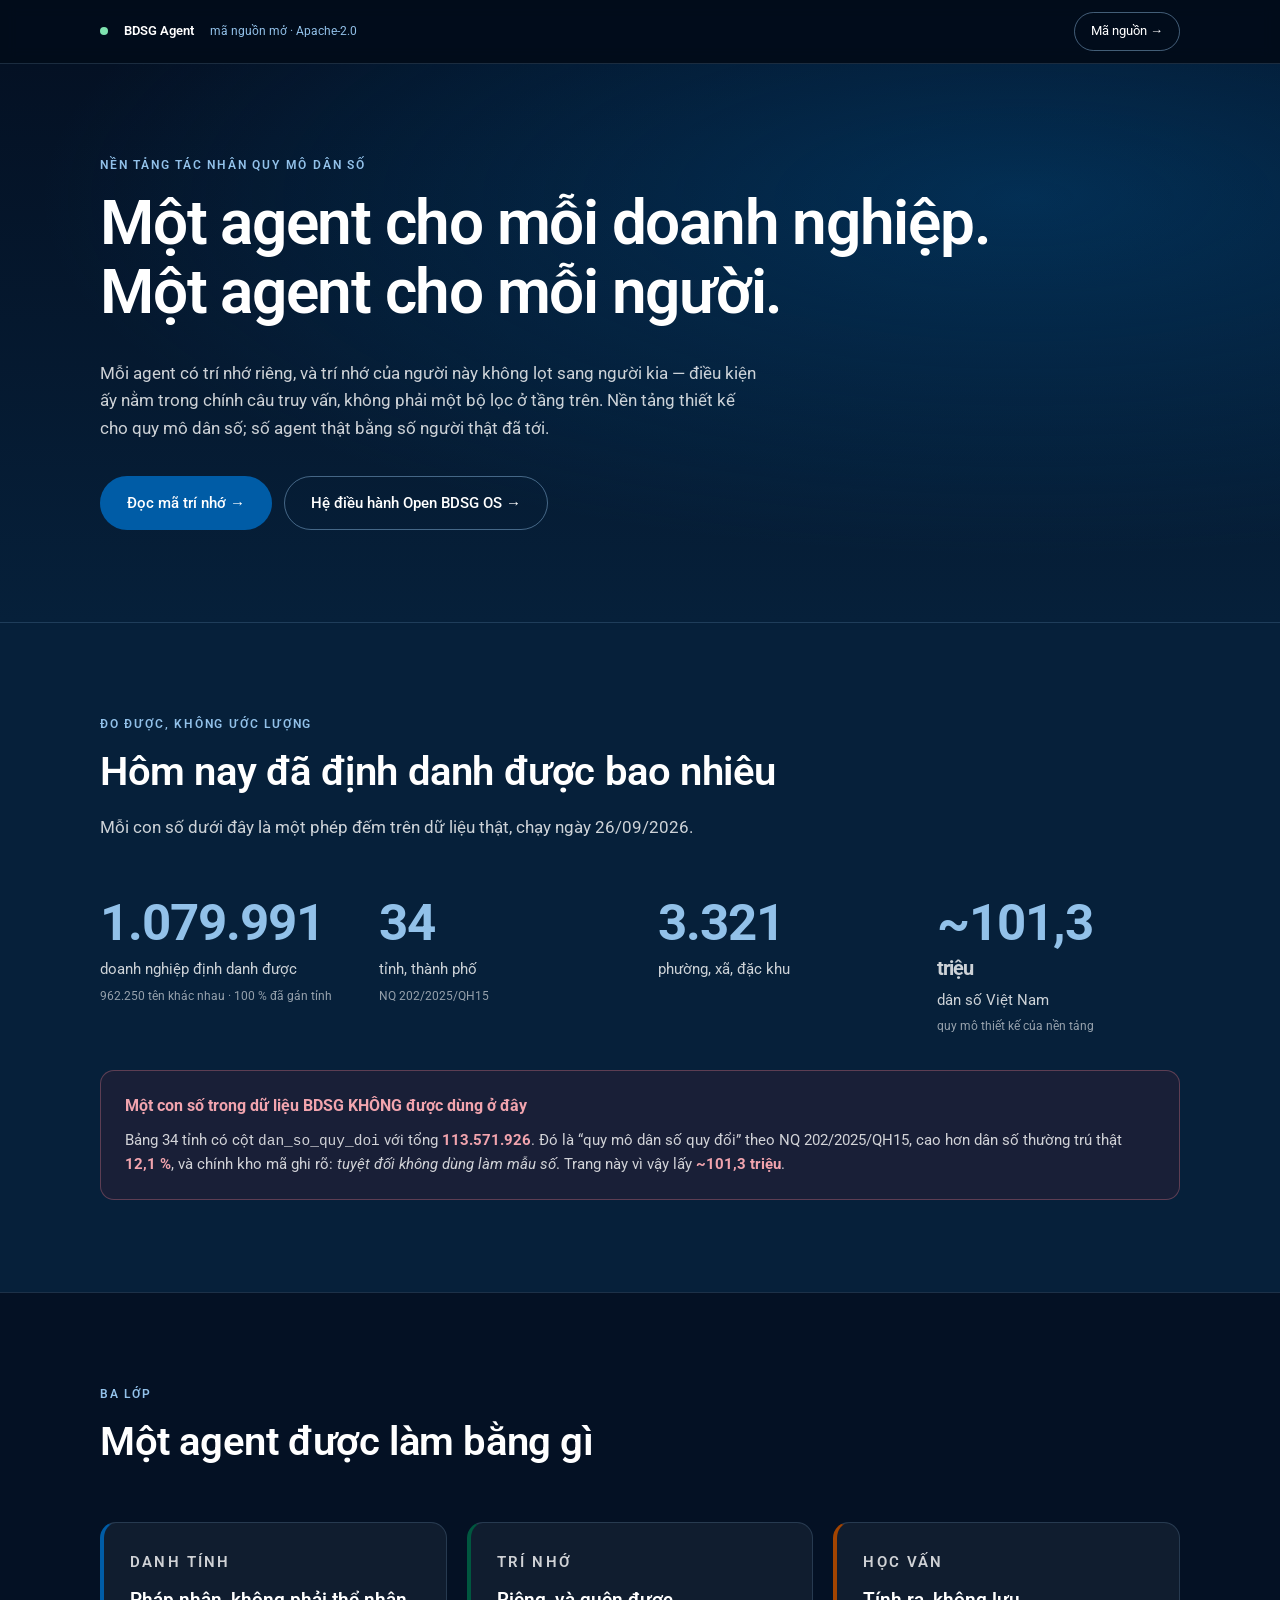
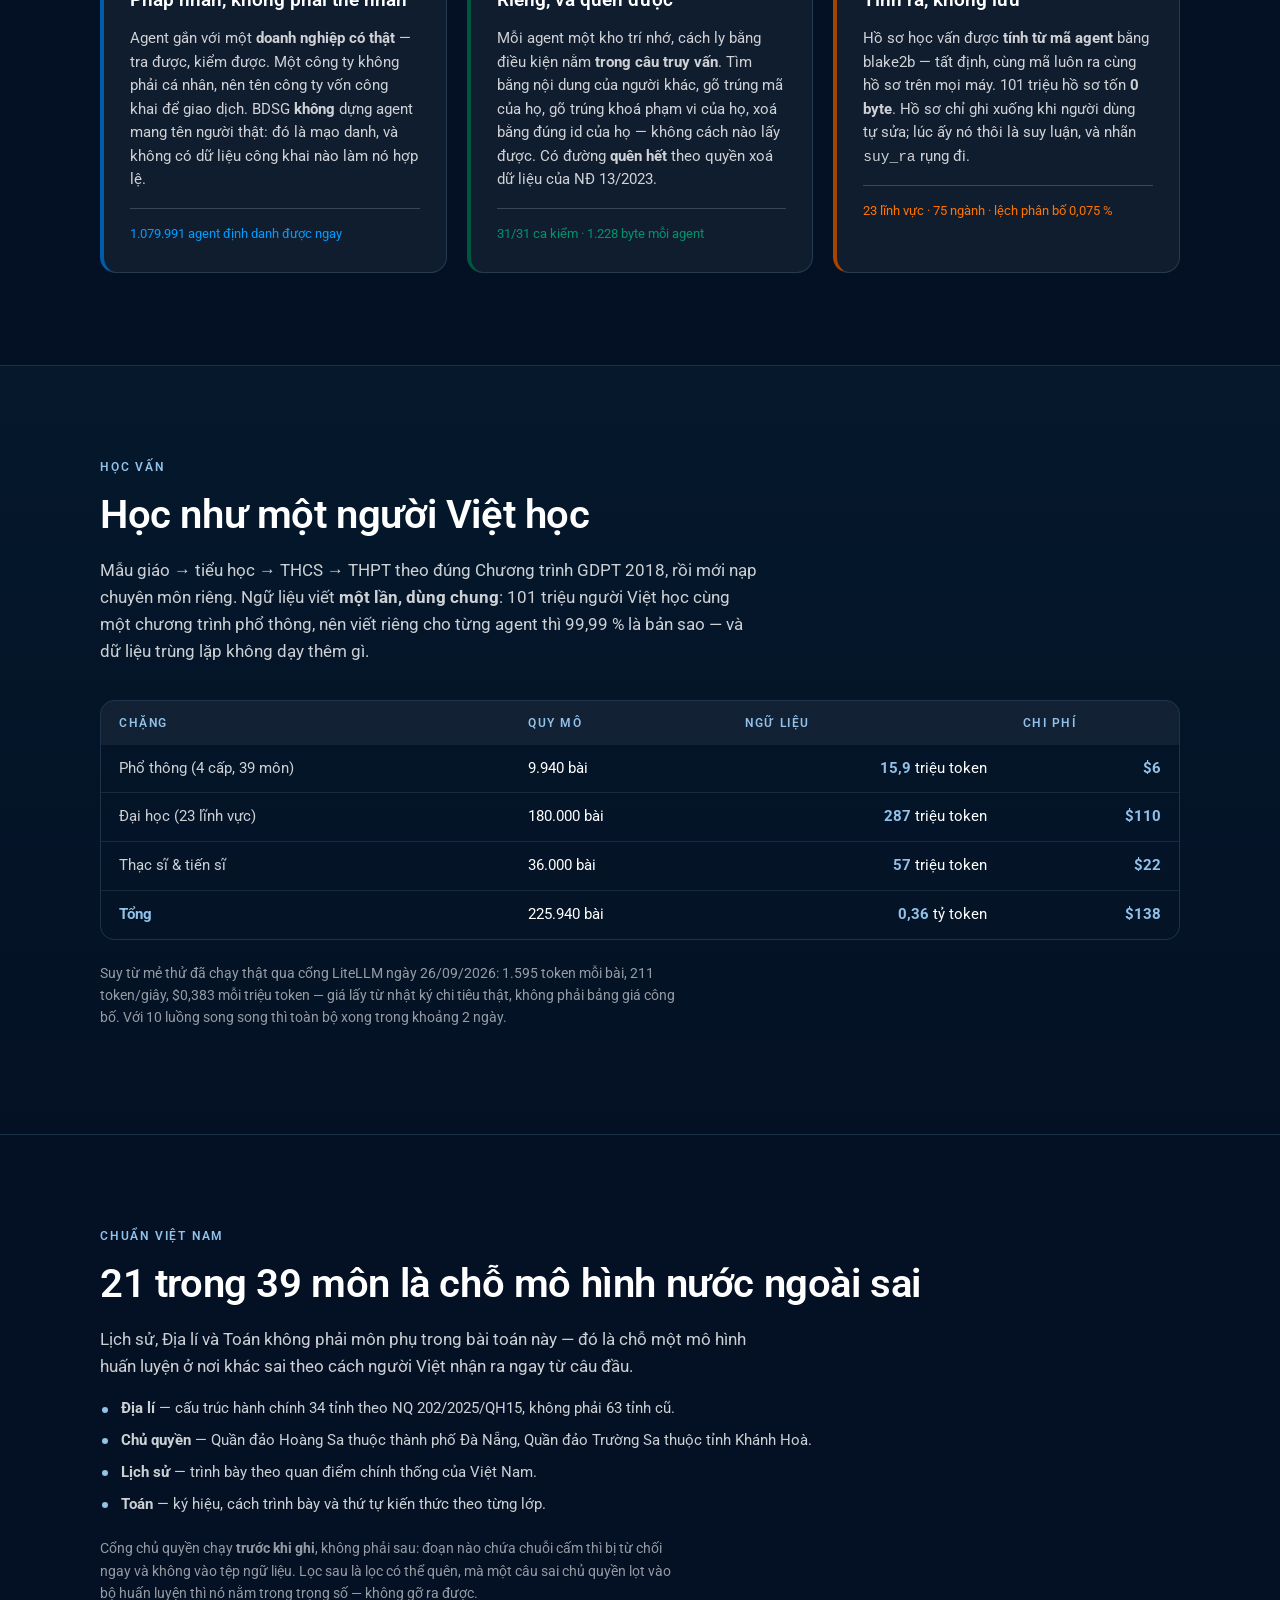
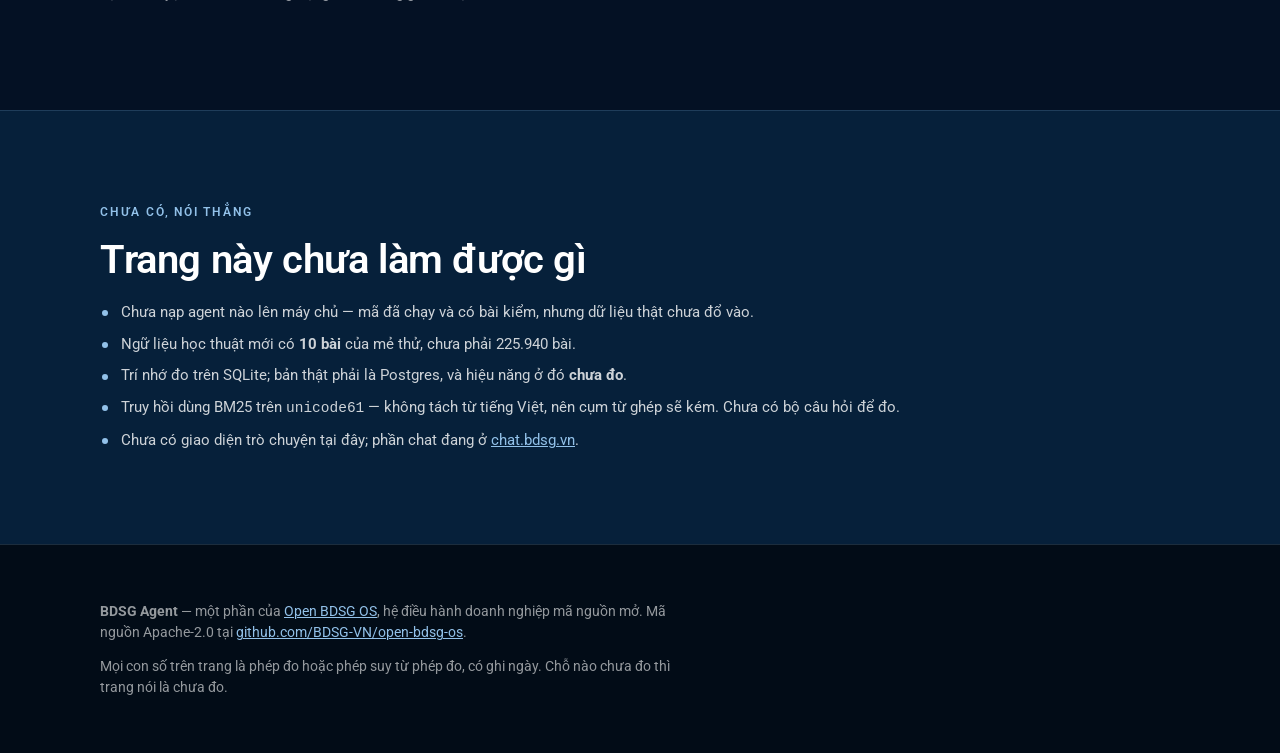
<file: trang-agent/index.html>
<!doctype html>
<html lang="vi">
<head>
<meta charset="utf-8">
<meta name="viewport" content="width=device-width, initial-scale=1, viewport-fit=cover">
<title>BDSG Agent</title>
<meta name="description" content="Nền tảng tác nhân quy mô dân số: một agent cho mỗi doanh nghiệp, một agent cho mỗi người. Trí nhớ riêng, học vấn theo chương trình Việt Nam, mã nguồn mở.">
<link rel="canonical" href="https://agent.bdsg.vn/">
<meta property="og:title" content="BDSG Agent — nền tảng tác nhân quy mô dân số">
<meta property="og:description" content="Một agent cho mỗi doanh nghiệp, một agent cho mỗi người. Trí nhớ riêng, học vấn theo chương trình giáo dục Việt Nam.">
<meta property="og:url" content="https://agent.bdsg.vn/">
<link rel="preconnect" href="https://fonts.googleapis.com">
<link rel="preconnect" href="https://fonts.gstatic.com" crossorigin>
<link rel="stylesheet" href="https://fonts.googleapis.com/css2?family=Roboto:wght@300;400;500;600;700&display=swap">
<style>
:root{
  --muc:#041124; --muc2:#06203a; --muc3:#07213c;
  --lam:#005CA6; --lam-sang:#92c1e9; --lam-hon:#3fa0e8;
  --luc:#00573f; --luc-sang:#7fe3b0; --cam:#a34400; --do:#A6192E;
  --chu:#ffffff; --chu-mo:rgba(255,255,255,.80); --chu-mo2:rgba(255,255,255,.58);
  --vien:rgba(146,193,233,.18);
  --k3:22px; --k4:34px; --k5:56px; --k6:92px;
}
*{box-sizing:border-box}
body{margin:0;background:var(--muc);color:var(--chu);
  font-family:Roboto,-apple-system,BlinkMacSystemFont,"Segoe UI",Helvetica,Arial,sans-serif;
  font-size:16px;line-height:1.6;-webkit-font-smoothing:antialiased}
.khung{width:100%;max-width:1120px;margin:0 auto;padding-left:20px;padding-right:20px}
a{color:var(--lam-sang)}
h1,h2,h3{text-wrap:balance;margin:0}
.nhan{margin:0 0 14px;font-size:12px;font-weight:600;letter-spacing:.15em;
  text-transform:uppercase;color:var(--lam-sang)}
.lede{max-width:66ch;color:var(--chu-mo);font-size:17px}
.ghi{max-width:72ch;color:var(--chu-mo2);font-size:13.5px;line-height:1.65;margin-top:var(--k3)}

/* thanh đầu */
header.thanh{position:sticky;top:env(safe-area-inset-top,0px);z-index:20;
  background:rgba(2,12,26,.88);backdrop-filter:saturate(1.2) blur(8px);
  border-bottom:1px solid var(--vien)}
.thanh .in{display:flex;align-items:center;gap:16px;flex-wrap:wrap;
  padding-top:12px;padding-bottom:12px;font-size:13px}
.cham{width:8px;height:8px;border-radius:50%;background:var(--luc-sang);flex:none}
.thanh b{font-weight:600}
.thanh em{font-style:normal;color:var(--lam-sang);font-size:12px}
.thanh .nut{margin-left:auto;padding:8px 16px;border-radius:999px;
  border:1px solid rgba(146,193,233,.45);text-decoration:none;color:#fff;font-size:13px}
.thanh .nut:hover{background:rgba(146,193,233,.14)}

/* mở đầu */
.hero{padding:var(--k6) 0;background:
  radial-gradient(120% 100% at 80% 24%,rgba(1,73,127,.5),transparent 64%),
  linear-gradient(180deg,#041124,#06203a)}
.hero h1{font-size:clamp(2.1rem,5.6vw,3.9rem);font-weight:600;letter-spacing:-.02em;line-height:1.1}
.hero .lede{margin-top:var(--k4)}
.nut-hang{display:flex;flex-wrap:wrap;gap:12px;margin-top:var(--k4)}
.nut-chinh,.nut-vien{display:inline-flex;align-items:center;gap:9px;padding:14px 26px;
  border-radius:999px;text-decoration:none;font-size:15px;font-weight:500;border:1.5px solid transparent}
.nut-chinh{background:var(--lam);color:#fff}
.nut-chinh:hover{background:#0069bd}
.nut-vien{border-color:rgba(146,193,233,.45);color:#fff}
.nut-vien:hover{background:rgba(146,193,233,.14)}

/* khối */
section.khoi{padding:var(--k6) 0;border-top:1px solid var(--vien)}
.khoi--sang{background:var(--muc2)}
.khoi--toi{background:linear-gradient(180deg,#05182c,#041124)}
h2{font-size:clamp(1.6rem,3.4vw,2.5rem);font-weight:600;letter-spacing:-.01em;
  line-height:1.2;margin-bottom:18px}

/* số */
.so-luoi{display:grid;grid-template-columns:repeat(auto-fit,minmax(min(210px,100%),1fr));
  gap:26px 36px;margin-top:var(--k5)}
.so b{display:block;font-size:clamp(2.2rem,4.6vw,3.2rem);font-weight:700;line-height:1;
  letter-spacing:-.02em;font-variant-numeric:tabular-nums;color:var(--lam-sang)}
.so span{display:block;margin-top:10px;font-size:14.5px;color:var(--chu-mo)}
.so small{display:block;margin-top:5px;font-size:12px;color:var(--chu-mo2)}

/* thẻ */
.the-luoi{display:grid;grid-template-columns:repeat(auto-fit,minmax(min(300px,100%),1fr));
  gap:20px;margin-top:var(--k5)}
.the{padding:28px 26px;border-radius:16px;background:rgba(255,255,255,.05);
  border:1px solid var(--vien);border-left:4px solid var(--m,var(--lam))}
.the h3{font-size:1.2rem;font-weight:600;margin:10px 0 0}
.the p{margin:12px 0 0;font-size:14.5px;line-height:1.62;color:var(--chu-mo)}
.the .do{margin-top:16px;padding-top:14px;border-top:1px solid var(--vien);
  font-size:13px;color:var(--m,var(--lam-sang));filter:brightness(1.7);
  font-variant-numeric:tabular-nums}

/* bảng */
.bang{margin-top:var(--k4);overflow-x:auto;border:1px solid var(--vien);border-radius:14px}
table{width:100%;border-collapse:collapse;font-size:14.5px;min-width:520px}
th,td{padding:13px 18px;text-align:left;vertical-align:top;line-height:1.5}
thead th{font-size:12px;font-weight:600;letter-spacing:.13em;text-transform:uppercase;
  color:var(--lam-sang);background:rgba(255,255,255,.05)}
tbody tr+tr{border-top:1px solid rgba(146,193,233,.12)}
tbody td:first-child{color:var(--chu-mo)}
td.so-cot{text-align:right;font-variant-numeric:tabular-nums;color:#fff}
td b{color:var(--lam-sang);font-variant-numeric:tabular-nums}

/* cảnh báo */
.canh{margin-top:var(--k4);padding:22px 24px;border-radius:14px;
  background:rgba(166,25,46,.12);border:1px solid rgba(224,123,138,.34)}
.canh b{color:#f2a4ae}
.canh p{margin:10px 0 0;font-size:14.5px;line-height:1.62;color:var(--chu-mo)}

/* danh sách */
ul.y{margin:18px 0 0;padding:0;list-style:none;display:grid;gap:10px;
  font-size:14.5px;line-height:1.5;color:var(--chu-mo)}
ul.y li{position:relative;padding-left:21px}
ul.y li::before{content:"";position:absolute;left:2px;top:.56em;width:6px;height:6px;
  border-radius:50%;background:var(--lam-sang)}

footer{padding:var(--k5) 0;border-top:1px solid var(--vien);background:#020c17}
footer p{margin:0;font-size:13.5px;color:var(--chu-mo2);max-width:74ch}
footer p+p{margin-top:12px}
@media (max-width:760px){:root{--k5:40px;--k6:58px}}
</style>
</head>
<body>

<header class="thanh">
  <div class="in khung">
    <i class="cham" aria-hidden="true"></i>
    <b>BDSG Agent</b>
    <em>mã nguồn mở · Apache-2.0</em>
    <a class="nut" href="https://github.com/BDSG-VN/open-bdsg-os" target="_blank" rel="noopener noreferrer">Mã nguồn →</a>
  </div>
</header>

<section class="hero">
  <div class="khung">
    <p class="nhan">Nền tảng tác nhân quy mô dân số</p>
    <h1>Một agent cho mỗi doanh nghiệp.<br>Một agent cho mỗi người.</h1>
    <p class="lede">Mỗi agent có trí nhớ riêng, và trí nhớ của người này không lọt sang người kia — điều kiện ấy nằm trong chính câu truy vấn, không phải một bộ lọc ở tầng trên. Nền tảng thiết kế cho quy mô dân số; số agent thật bằng số người thật đã tới.</p>
    <div class="nut-hang">
      <a class="nut-chinh" href="https://github.com/BDSG-VN/open-bdsg-os/tree/main/tri-nho" target="_blank" rel="noopener noreferrer">Đọc mã trí nhớ →</a>
      <a class="nut-vien" href="https://bdsg.vn/open-bdsg-os">Hệ điều hành Open BDSG OS →</a>
    </div>
  </div>
</section>

<section class="khoi khoi--sang">
  <div class="khung">
    <p class="nhan">Đo được, không ước lượng</p>
    <h2>Hôm nay đã định danh được bao nhiêu</h2>
    <p class="lede">Mỗi con số dưới đây là một phép đếm trên dữ liệu thật, chạy ngày 26/09/2026.</p>
    <div class="so-luoi">
      <div class="so"><b>1.079.991</b><span>doanh nghiệp định danh được</span><small>962.250 tên khác nhau · 100 % đã gán tỉnh</small></div>
      <div class="so"><b>34</b><span>tỉnh, thành phố</span><small>NQ 202/2025/QH15</small></div>
      <div class="so"><b>3.321</b><span>phường, xã, đặc khu</span></div>
      <div class="so"><b>~101,3<span style="font-size:.4em"> triệu</span></b><span>dân số Việt Nam</span><small>quy mô thiết kế của nền tảng</small></div>
    </div>

    <div class="canh">
      <b>Một con số trong dữ liệu BDSG KHÔNG được dùng ở đây</b>
      <p>Bảng 34 tỉnh có cột <code>dan_so_quy_doi</code> với tổng <b>113.571.926</b>. Đó là “quy mô dân số quy đổi” theo NQ 202/2025/QH15, cao hơn dân số thường trú thật <b>12,1 %</b>, và chính kho mã ghi rõ: <em>tuyệt đối không dùng làm mẫu số</em>. Trang này vì vậy lấy <b>~101,3 triệu</b>.</p>
    </div>
  </div>
</section>

<section class="khoi">
  <div class="khung">
    <p class="nhan">Ba lớp</p>
    <h2>Một agent được làm bằng gì</h2>
    <div class="the-luoi">
      <article class="the" style="--m:#005CA6">
        <p class="nhan" style="margin:0">Danh tính</p>
        <h3>Pháp nhân, không phải thể nhân</h3>
        <p>Agent gắn với một <b>doanh nghiệp có thật</b> — tra được, kiểm được. Một công ty không phải cá nhân, nên tên công ty vốn công khai để giao dịch. BDSG <b>không</b> dựng agent mang tên người thật: đó là mạo danh, và không có dữ liệu công khai nào làm nó hợp lệ.</p>
        <p class="do">1.079.991 agent định danh được ngay</p>
      </article>
      <article class="the" style="--m:#00573f">
        <p class="nhan" style="margin:0">Trí nhớ</p>
        <h3>Riêng, và quên được</h3>
        <p>Mỗi agent một kho trí nhớ, cách ly bằng điều kiện nằm <b>trong câu truy vấn</b>. Tìm bằng nội dung của người khác, gõ trúng mã của họ, gõ trúng khoá phạm vi của họ, xoá bằng đúng id của họ — không cách nào lấy được. Có đường <b>quên hết</b> theo quyền xoá dữ liệu của NĐ 13/2023.</p>
        <p class="do">31/31 ca kiểm · 1.228 byte mỗi agent</p>
      </article>
      <article class="the" style="--m:#a34400">
        <p class="nhan" style="margin:0">Học vấn</p>
        <h3>Tính ra, không lưu</h3>
        <p>Hồ sơ học vấn được <b>tính từ mã agent</b> bằng blake2b — tất định, cùng mã luôn ra cùng hồ sơ trên mọi máy. 101 triệu hồ sơ tốn <b>0 byte</b>. Hồ sơ chỉ ghi xuống khi người dùng tự sửa; lúc ấy nó thôi là suy luận, và nhãn <code>suy_ra</code> rụng đi.</p>
        <p class="do">23 lĩnh vực · 75 ngành · lệch phân bố 0,075 %</p>
      </article>
    </div>
  </div>
</section>

<section class="khoi khoi--toi">
  <div class="khung">
    <p class="nhan">Học vấn</p>
    <h2>Học như một người Việt học</h2>
    <p class="lede">Mẫu giáo → tiểu học → THCS → THPT theo đúng Chương trình GDPT 2018, rồi mới nạp chuyên môn riêng. Ngữ liệu viết <b>một lần, dùng chung</b>: 101 triệu người Việt học cùng một chương trình phổ thông, nên viết riêng cho từng agent thì 99,99 % là bản sao — và dữ liệu trùng lặp không dạy thêm gì.</p>
    <div class="bang">
      <table>
        <thead><tr><th>Chặng</th><th>Quy mô</th><th class="so-cot">Ngữ liệu</th><th class="so-cot">Chi phí</th></tr></thead>
        <tbody>
          <tr><td>Phổ thông (4 cấp, 39 môn)</td><td>9.940 bài</td><td class="so-cot"><b>15,9</b> triệu token</td><td class="so-cot"><b>$6</b></td></tr>
          <tr><td>Đại học (23 lĩnh vực)</td><td>180.000 bài</td><td class="so-cot"><b>287</b> triệu token</td><td class="so-cot"><b>$110</b></td></tr>
          <tr><td>Thạc sĩ &amp; tiến sĩ</td><td>36.000 bài</td><td class="so-cot"><b>57</b> triệu token</td><td class="so-cot"><b>$22</b></td></tr>
          <tr><td><b>Tổng</b></td><td>225.940 bài</td><td class="so-cot"><b>0,36</b> tỷ token</td><td class="so-cot"><b>$138</b></td></tr>
        </tbody>
      </table>
    </div>
    <p class="ghi">Suy từ mẻ thử đã chạy thật qua cổng LiteLLM ngày 26/09/2026: 1.595 token mỗi bài, 211 token/giây, $0,383 mỗi triệu token — giá lấy từ nhật ký chi tiêu thật, không phải bảng giá công bố. Với 10 luồng song song thì toàn bộ xong trong khoảng 2 ngày.</p>
  </div>
</section>

<section class="khoi">
  <div class="khung">
    <p class="nhan">Chuẩn Việt Nam</p>
    <h2>21 trong 39 môn là chỗ mô hình nước ngoài sai</h2>
    <p class="lede">Lịch sử, Địa lí và Toán không phải môn phụ trong bài toán này — đó là chỗ một mô hình huấn luyện ở nơi khác sai theo cách người Việt nhận ra ngay từ câu đầu.</p>
    <ul class="y">
      <li><b>Địa lí</b> — cấu trúc hành chính 34 tỉnh theo NQ 202/2025/QH15, không phải 63 tỉnh cũ.</li>
      <li><b>Chủ quyền</b> — Quần đảo Hoàng Sa thuộc thành phố Đà Nẵng, Quần đảo Trường Sa thuộc tỉnh Khánh Hoà.</li>
      <li><b>Lịch sử</b> — trình bày theo quan điểm chính thống của Việt Nam.</li>
      <li><b>Toán</b> — ký hiệu, cách trình bày và thứ tự kiến thức theo từng lớp.</li>
    </ul>
    <p class="ghi">Cổng chủ quyền chạy <b>trước khi ghi</b>, không phải sau: đoạn nào chứa chuỗi cấm thì bị từ chối ngay và không vào tệp ngữ liệu. Lọc sau là lọc có thể quên, mà một câu sai chủ quyền lọt vào bộ huấn luyện thì nó nằm trong trọng số — không gỡ ra được.</p>
  </div>
</section>

<section class="khoi khoi--sang">
  <div class="khung">
    <p class="nhan">Chưa có, nói thẳng</p>
    <h2>Trang này chưa làm được gì</h2>
    <ul class="y">
      <li>Chưa nạp agent nào lên máy chủ — mã đã chạy và có bài kiểm, nhưng dữ liệu thật chưa đổ vào.</li>
      <li>Ngữ liệu học thuật mới có <b>10 bài</b> của mẻ thử, chưa phải 225.940 bài.</li>
      <li>Trí nhớ đo trên SQLite; bản thật phải là Postgres, và hiệu năng ở đó <b>chưa đo</b>.</li>
      <li>Truy hồi dùng BM25 trên <code>unicode61</code> — không tách từ tiếng Việt, nên cụm từ ghép sẽ kém. Chưa có bộ câu hỏi để đo.</li>
      <li>Chưa có giao diện trò chuyện tại đây; phần chat đang ở <a href="https://chat.bdsg.vn">chat.bdsg.vn</a>.</li>
    </ul>
  </div>
</section>

<footer>
  <div class="khung">
    <p><b>BDSG Agent</b> — một phần của <a href="https://bdsg.vn/open-bdsg-os">Open BDSG OS</a>, hệ điều hành doanh nghiệp mã nguồn mở. Mã nguồn Apache-2.0 tại <a href="https://github.com/BDSG-VN/open-bdsg-os" target="_blank" rel="noopener noreferrer">github.com/BDSG-VN/open-bdsg-os</a>.</p>
    <p>Mọi con số trên trang là phép đo hoặc phép suy từ phép đo, có ghi ngày. Chỗ nào chưa đo thì trang nói là chưa đo.</p>
  </div>
</footer>

</body>
</html>
</file>
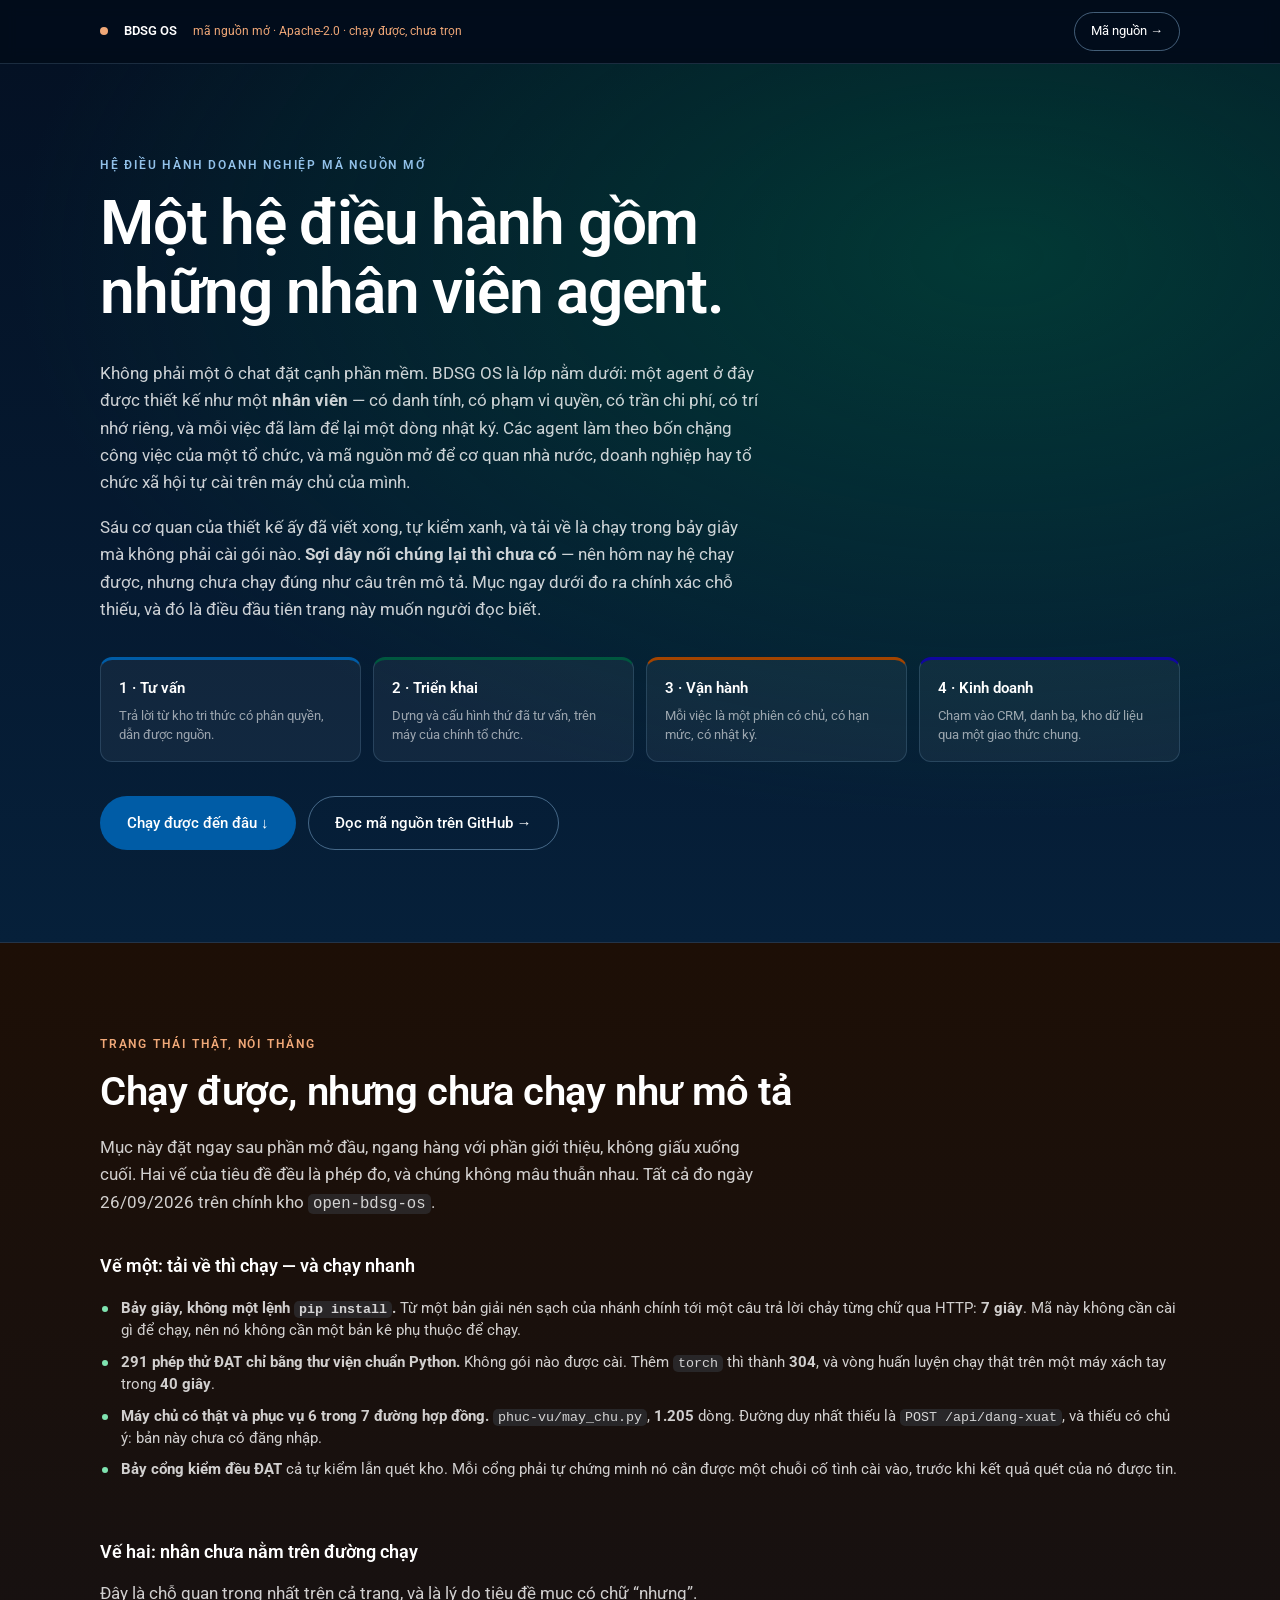
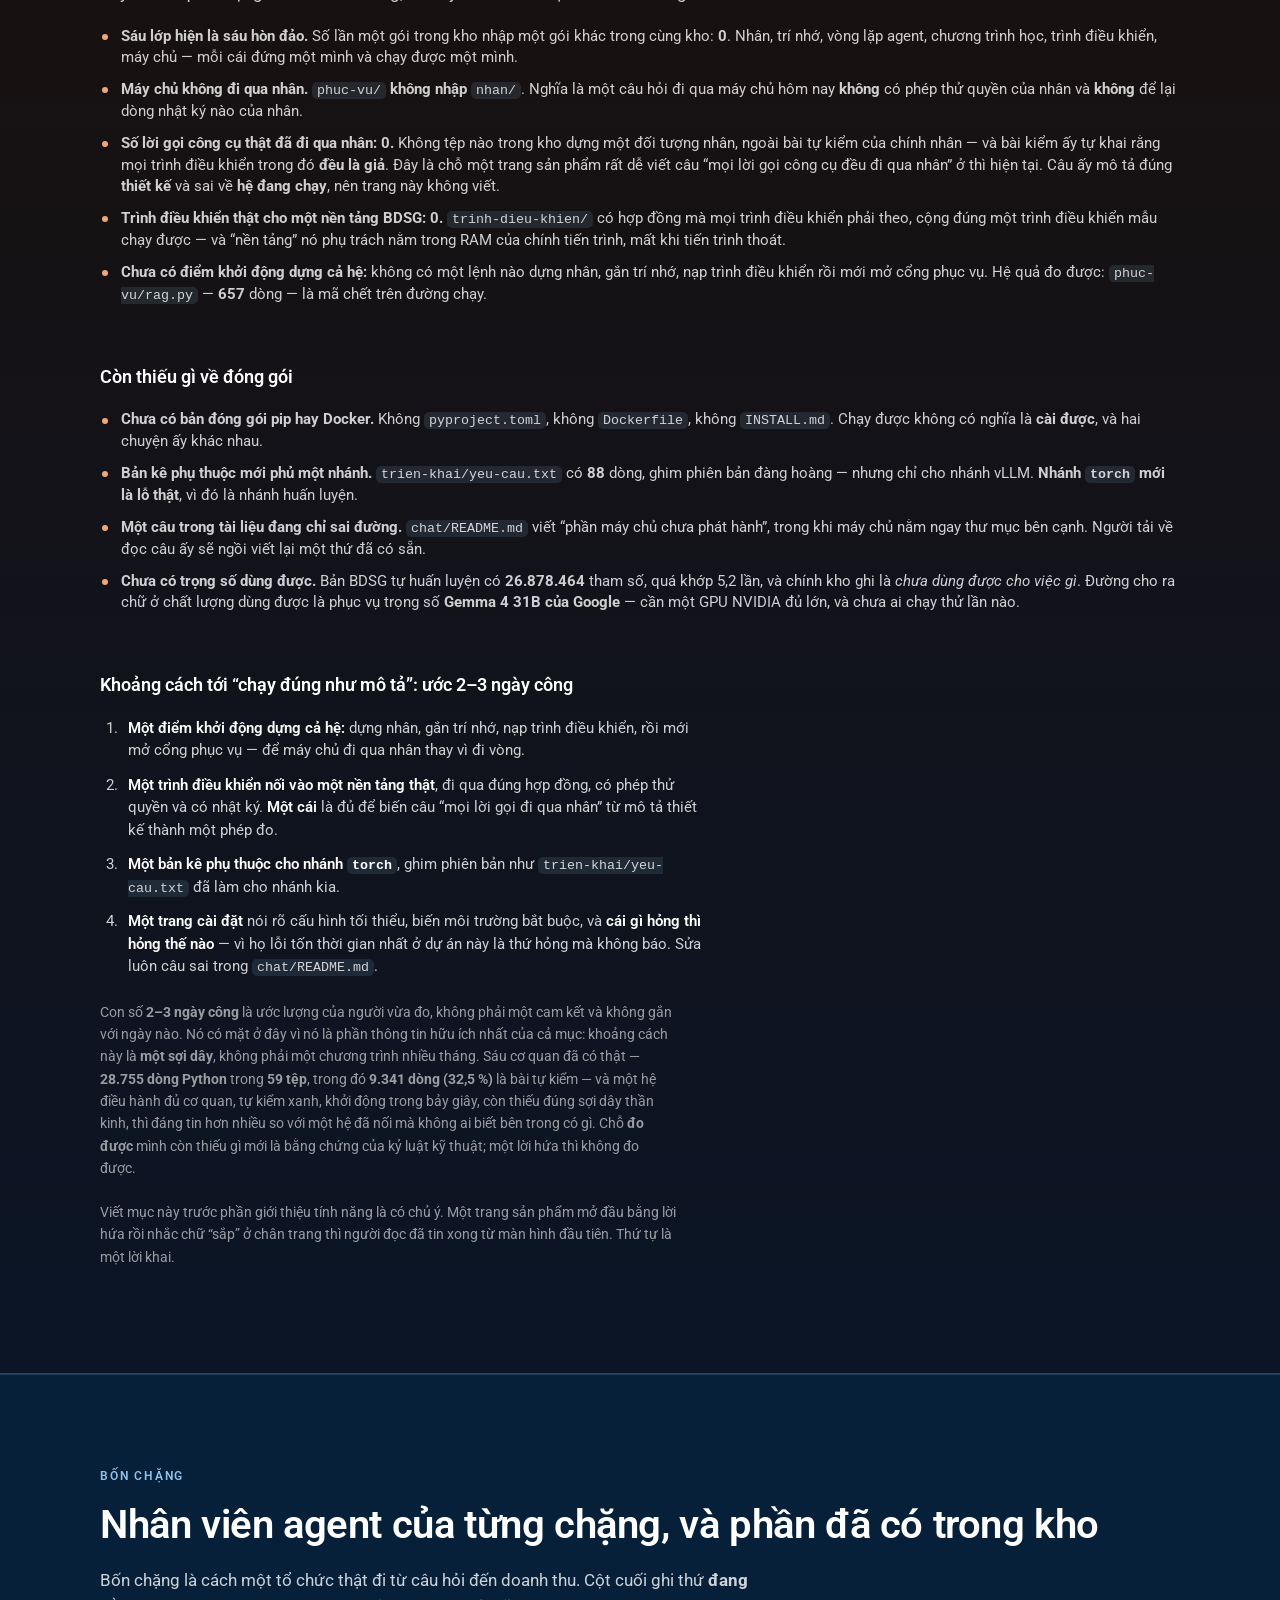
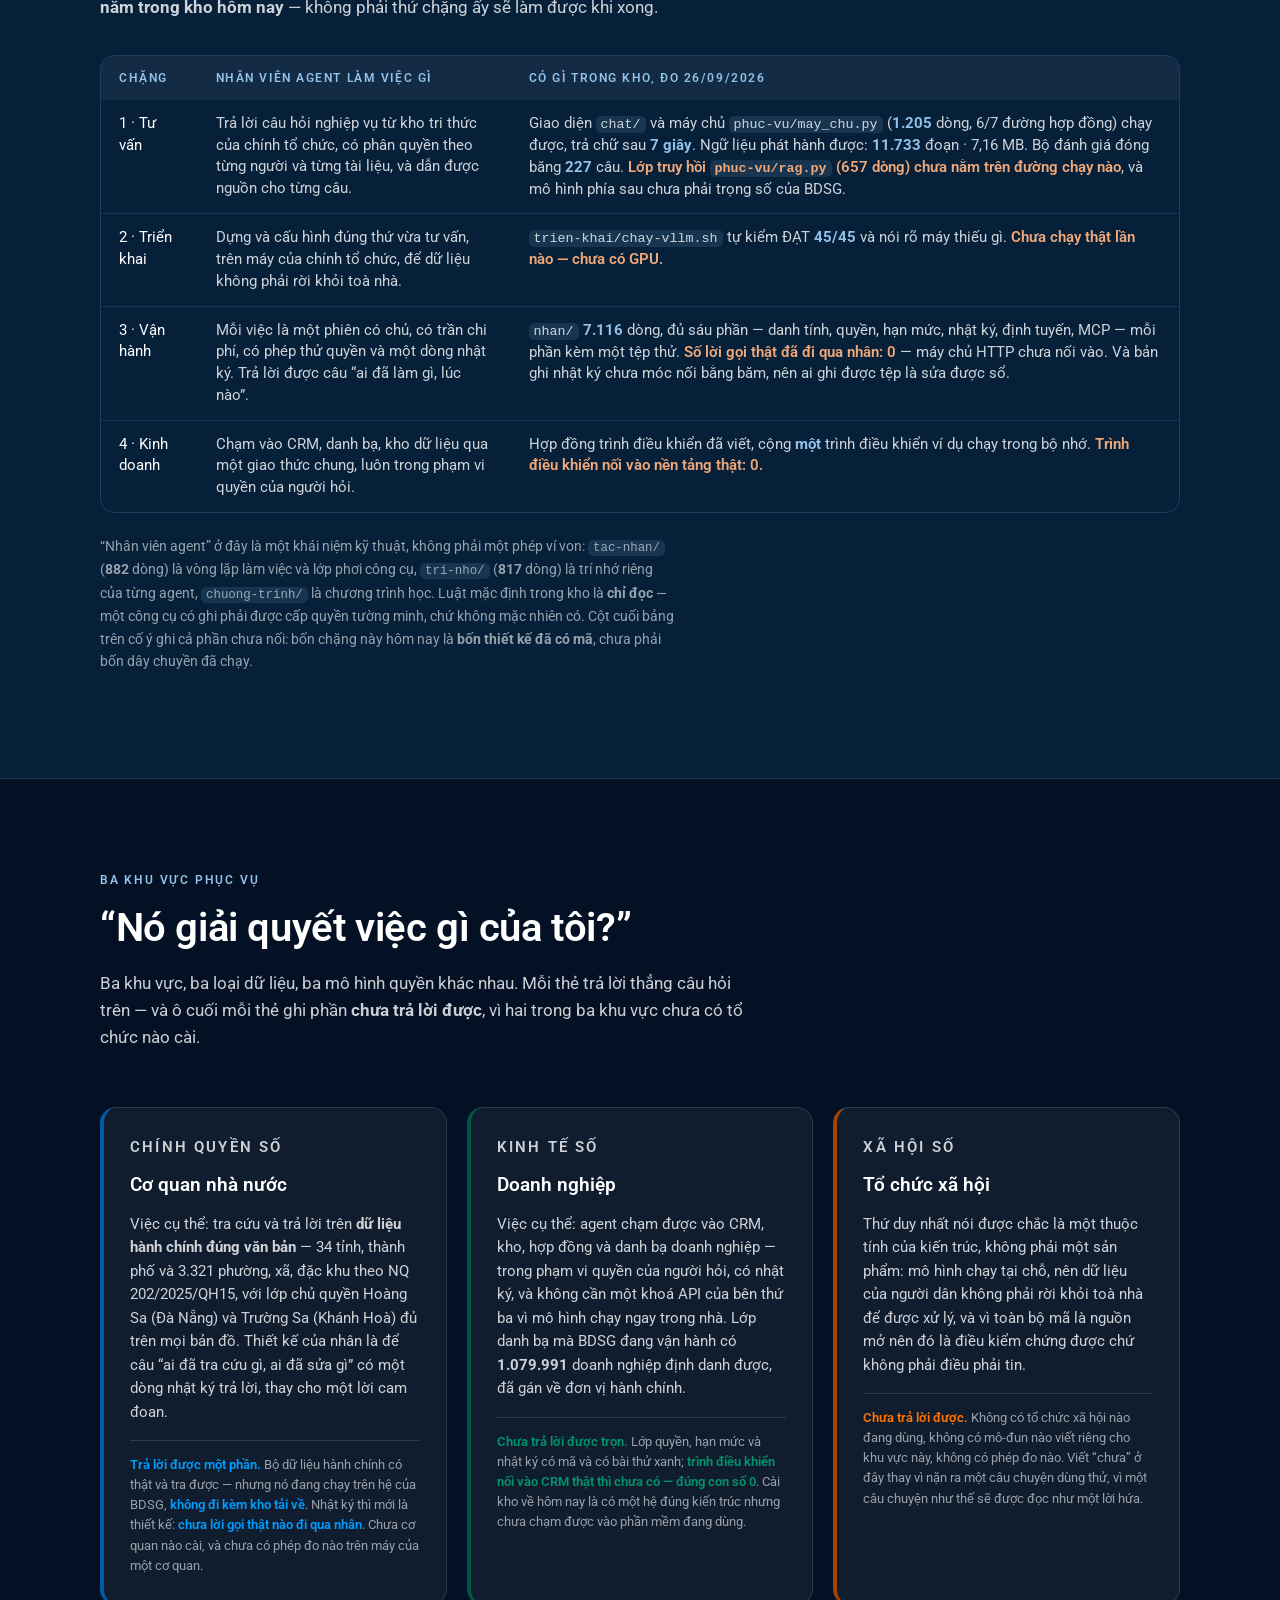
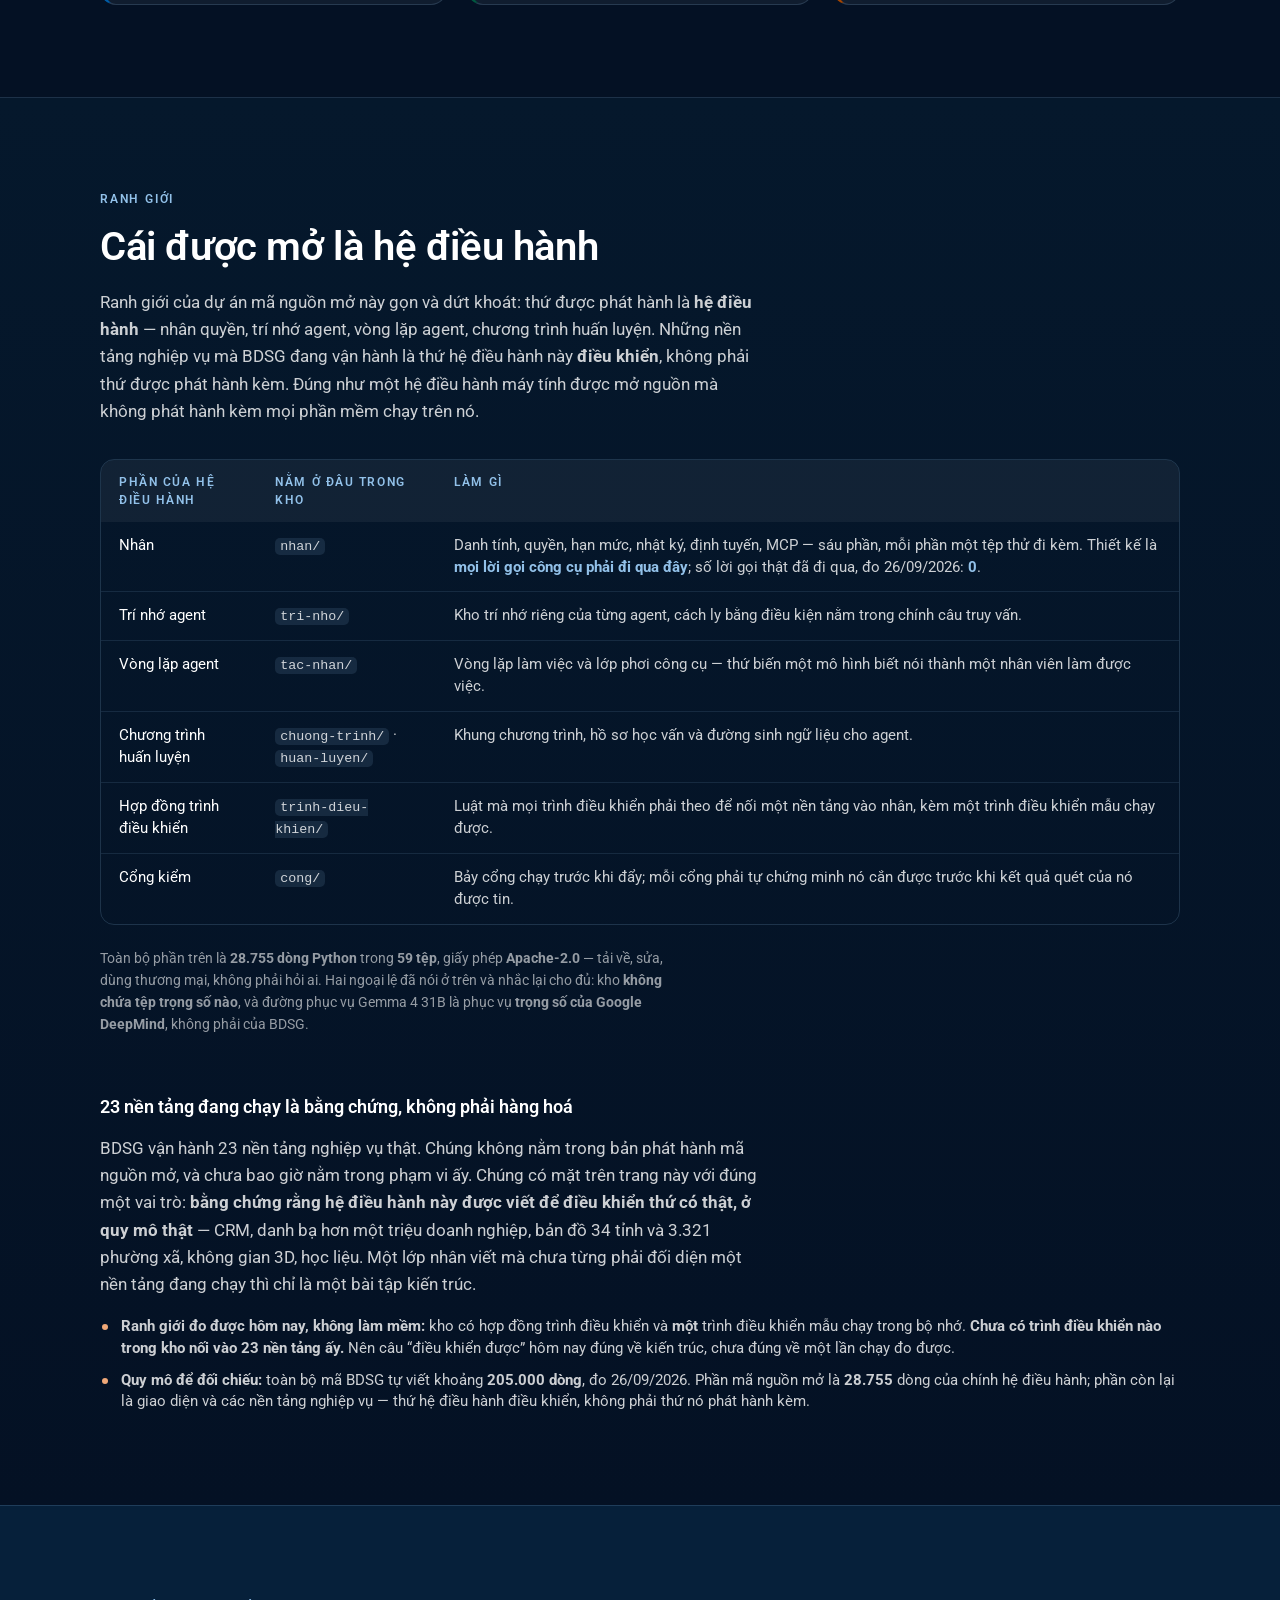
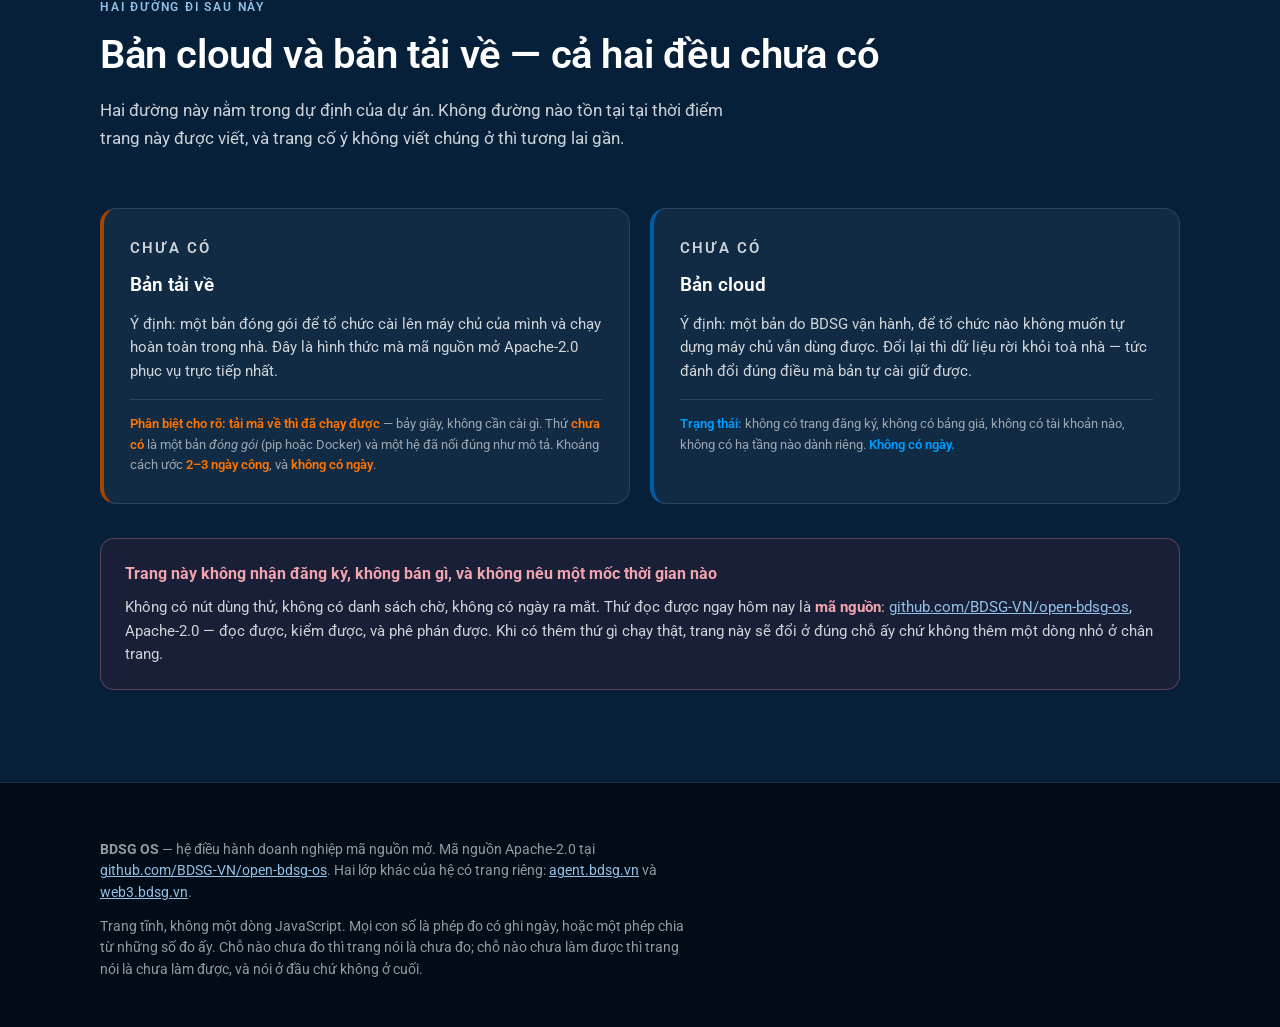
<file: trang-platform/index.html>
<!doctype html>
<html lang="vi">
<head>
<meta charset="utf-8">
<meta name="viewport" content="width=device-width, initial-scale=1, viewport-fit=cover">
<title>BDSG OS</title>
<meta name="description" content="Hệ điều hành mã nguồn mở gồm những nhân viên agent, huấn luyện để Tư vấn → Triển khai → Vận hành → Kinh doanh. Apache-2.0. Tải về là chạy trong 7 giây, không cần cài gì — nhưng chưa chạy đúng như mô tả, và trang nói thẳng chỗ thiếu.">
<link rel="canonical" href="https://platform.bdsg.vn/">
<meta property="og:title" content="BDSG OS — hệ điều hành gồm những nhân viên agent">
<meta property="og:description" content="Mã nguồn mở Apache-2.0, để cơ quan nhà nước, doanh nghiệp và tổ chức xã hội tự cài trên máy chủ của mình. Chạy được, nhưng chưa chạy như mô tả — trang nói rõ ranh giới và khoảng cách thay vì hứa trước.">
<meta property="og:url" content="https://platform.bdsg.vn/">
<link rel="preconnect" href="https://fonts.googleapis.com">
<link rel="preconnect" href="https://fonts.gstatic.com" crossorigin>
<link rel="stylesheet" href="https://fonts.googleapis.com/css2?family=Roboto:wght@300;400;500;600;700&display=swap">
<style>
:root{
  --muc:#041124; --muc2:#06203a; --muc3:#07213c;
  --lam:#005CA6; --lam-sang:#92c1e9; --lam-hon:#3fa0e8;
  --luc:#00573f; --luc-sang:#7fe3b0; --cam:#a34400; --cam-sang:#f0a878; --do:#A6192E;
  --chu:#ffffff; --chu-mo:rgba(255,255,255,.80); --chu-mo2:rgba(255,255,255,.58);
  --vien:rgba(146,193,233,.18);
  --k3:22px; --k4:34px; --k5:56px; --k6:92px;
}
*{box-sizing:border-box}
body{margin:0;background:var(--muc);color:var(--chu);
  font-family:Roboto,-apple-system,BlinkMacSystemFont,"Segoe UI",Helvetica,Arial,sans-serif;
  font-size:16px;line-height:1.6;-webkit-font-smoothing:antialiased}
.khung{width:100%;max-width:1120px;margin:0 auto;padding-left:20px;padding-right:20px}
a{color:var(--lam-sang)}
h1,h2,h3{text-wrap:balance;margin:0}
code{font-family:ui-monospace,SFMono-Regular,Menlo,Consolas,monospace;font-size:.92em;
  padding:1px 5px;border-radius:5px;background:rgba(146,193,233,.12);
  overflow-wrap:anywhere}
.nhan{margin:0 0 14px;font-size:12px;font-weight:600;letter-spacing:.15em;
  text-transform:uppercase;color:var(--lam-sang)}
.lede{max-width:66ch;color:var(--chu-mo);font-size:17px}
.ghi{max-width:72ch;color:var(--chu-mo2);font-size:13.5px;line-height:1.65;margin-top:var(--k3)}

/* thanh đầu */
header.thanh{position:sticky;top:env(safe-area-inset-top,0px);z-index:20;
  background:rgba(2,12,26,.88);backdrop-filter:saturate(1.2) blur(8px);
  border-bottom:1px solid var(--vien)}
.thanh .in{display:flex;align-items:center;gap:16px;flex-wrap:wrap;
  padding-top:12px;padding-bottom:12px;font-size:13px}
.cham{width:8px;height:8px;border-radius:50%;background:var(--cam-sang);flex:none}
.thanh b{font-weight:600}
.thanh em{font-style:normal;color:var(--cam-sang);font-size:12px}
.thanh .nut{margin-left:auto;padding:8px 16px;border-radius:999px;
  border:1px solid rgba(146,193,233,.45);text-decoration:none;color:#fff;font-size:13px}
.thanh .nut:hover{background:rgba(146,193,233,.14)}

/* mở đầu */
.hero{padding:var(--k6) 0;background:
  radial-gradient(120% 100% at 78% 22%,rgba(0,87,63,.55),transparent 64%),
  linear-gradient(180deg,#041124,#06203a)}
.hero h1{font-size:clamp(2.1rem,5.6vw,3.9rem);font-weight:600;letter-spacing:-.02em;line-height:1.1}
.hero .lede{margin-top:var(--k4)}
.nut-hang{display:flex;flex-wrap:wrap;gap:12px;margin-top:var(--k4)}
.nut-chinh,.nut-vien{display:inline-flex;align-items:center;gap:9px;padding:14px 26px;
  border-radius:999px;text-decoration:none;font-size:15px;font-weight:500;border:1.5px solid transparent}
.nut-chinh{background:var(--lam);color:#fff}
.nut-chinh:hover{background:#0069bd}
.nut-vien{border-color:rgba(146,193,233,.45);color:#fff}
.nut-vien:hover{background:rgba(146,193,233,.14)}

/* chặng: bốn ô nối nhau, xếp dọc ở bề ngang điện thoại */
.chang{display:grid;grid-template-columns:repeat(auto-fit,minmax(min(200px,100%),1fr));
  gap:12px;margin-top:var(--k4)}
.chang div{padding:16px 18px;border-radius:12px;background:rgba(255,255,255,.05);
  border:1px solid var(--vien);border-top:3px solid var(--m,var(--lam))}
.chang b{display:block;font-size:15px;font-weight:600}
.chang span{display:block;margin-top:6px;font-size:13px;line-height:1.5;color:var(--chu-mo2)}

/* khối */
/* Neo #hash: thanh dau la sticky, do that cao 101px o be ngang 400px (no xuong
   2 dong). Khong chua cho thi bam neo se day nhan va dinh h2 xuong duoi thanh.
   116px > 101px do duoc. */
section[id]{scroll-margin-top:116px}
section.khoi{padding:var(--k6) 0;border-top:1px solid var(--vien)}
.khoi--sang{background:var(--muc2)}
.khoi--toi{background:linear-gradient(180deg,#05182c,#041124)}
.khoi--trong{background:linear-gradient(180deg,#1d0f06,#0b1526);
  border-top:1px solid rgba(240,168,120,.28);border-bottom:1px solid rgba(240,168,120,.28)}
h2{font-size:clamp(1.6rem,3.4vw,2.5rem);font-weight:600;letter-spacing:-.01em;
  line-height:1.2;margin-bottom:18px}
h3.phu{font-size:1.15rem;font-weight:600;margin-top:var(--k5)}

/* thẻ */
.the-luoi{display:grid;grid-template-columns:repeat(auto-fit,minmax(min(300px,100%),1fr));
  gap:20px;margin-top:var(--k5)}
.the{padding:28px 26px;border-radius:16px;background:rgba(255,255,255,.05);
  border:1px solid var(--vien);border-left:4px solid var(--m,var(--lam))}
.the h3{font-size:1.2rem;font-weight:600;margin:10px 0 0}
.the p{margin:12px 0 0;font-size:14.5px;line-height:1.62;color:var(--chu-mo)}
.the .do{margin-top:16px;padding-top:14px;border-top:1px solid var(--vien);
  font-size:13px;line-height:1.55;color:var(--chu-mo2)}
.the .do b{color:var(--m,var(--lam-sang));filter:brightness(1.7);font-weight:600}

/* bảng */
.bang{margin-top:var(--k4);overflow-x:auto;border:1px solid var(--vien);border-radius:14px}
table{width:100%;border-collapse:collapse;font-size:14.5px;min-width:640px}
th,td{padding:13px 18px;text-align:left;vertical-align:top;line-height:1.5}
thead th{font-size:12px;font-weight:600;letter-spacing:.13em;text-transform:uppercase;
  color:var(--lam-sang);background:rgba(255,255,255,.05)}
tbody tr+tr{border-top:1px solid rgba(146,193,233,.12)}
tbody td:first-child{color:#fff}
tbody td{color:var(--chu-mo)}
td b{color:var(--lam-sang)}
td .mo{color:var(--luc-sang);font-weight:600}
td .khong{color:var(--cam-sang);font-weight:600}
td .so{font-variant-numeric:tabular-nums;color:#fff}

/* cảnh báo */
.canh{margin-top:var(--k4);padding:22px 24px;border-radius:14px;
  background:rgba(166,25,46,.12);border:1px solid rgba(224,123,138,.34)}
.canh b{color:#f2a4ae}
.canh p{margin:10px 0 0;font-size:14.5px;line-height:1.62;color:var(--chu-mo)}

/* danh sách */
ul.y{margin:18px 0 0;padding:0;list-style:none;display:grid;gap:10px;
  font-size:14.5px;line-height:1.5;color:var(--chu-mo)}
ul.y li{position:relative;padding-left:21px}
ul.y li::before{content:"";position:absolute;left:2px;top:.56em;width:6px;height:6px;
  border-radius:50%;background:var(--lam-sang)}
ul.y.cam li::before{background:var(--cam-sang)}
ul.y.luc li::before{background:var(--luc-sang)}
ol.so-thu-tu{margin:18px 0 0;padding-left:22px;display:grid;gap:12px;
  font-size:14.5px;line-height:1.55;color:var(--chu-mo);max-width:76ch}
ol.so-thu-tu li{padding-left:6px}
ol.so-thu-tu b{color:#fff;font-weight:600}

footer{padding:var(--k5) 0;border-top:1px solid var(--vien);background:#020c17}
footer p{margin:0;font-size:13.5px;color:var(--chu-mo2);max-width:74ch}
footer p+p{margin-top:12px}
@media (max-width:760px){:root{--k5:40px;--k6:58px}}
</style>
</head>
<body>

<header class="thanh">
  <div class="in khung">
    <i class="cham" aria-hidden="true"></i>
    <b>BDSG OS</b>
    <em>mã nguồn mở · Apache-2.0 · chạy được, chưa trọn</em>
    <a class="nut" href="https://github.com/BDSG-VN/open-bdsg-os" target="_blank" rel="noopener noreferrer">Mã nguồn →</a>
  </div>
</header>

<section class="hero">
  <div class="khung">
    <p class="nhan">Hệ điều hành doanh nghiệp mã nguồn mở</p>
    <h1>Một hệ điều hành gồm<br>những nhân viên agent.</h1>
    <p class="lede">Không phải một ô chat đặt cạnh phần mềm. BDSG OS là lớp nằm dưới: một agent ở đây được thiết kế như một <b>nhân viên</b> — có danh tính, có phạm vi quyền, có trần chi phí, có trí nhớ riêng, và mỗi việc đã làm để lại một dòng nhật ký. Các agent làm theo bốn chặng công việc của một tổ chức, và mã nguồn mở để cơ quan nhà nước, doanh nghiệp hay tổ chức xã hội tự cài trên máy chủ của mình.</p>
    <p class="lede" style="margin-top:18px">Sáu cơ quan của thiết kế ấy đã viết xong, tự kiểm xanh, và tải về là chạy trong bảy giây mà không phải cài gói nào. <b>Sợi dây nối chúng lại thì chưa có</b> — nên hôm nay hệ chạy được, nhưng chưa chạy đúng như câu trên mô tả. Mục ngay dưới đo ra chính xác chỗ thiếu, và đó là điều đầu tiên trang này muốn người đọc biết.</p>
    <div class="chang">
      <div style="--m:#005CA6"><b>1 · Tư vấn</b><span>Trả lời từ kho tri thức có phân quyền, dẫn được nguồn.</span></div>
      <div style="--m:#00573f"><b>2 · Triển khai</b><span>Dựng và cấu hình thứ đã tư vấn, trên máy của chính tổ chức.</span></div>
      <div style="--m:#a34400"><b>3 · Vận hành</b><span>Mỗi việc là một phiên có chủ, có hạn mức, có nhật ký.</span></div>
      <div style="--m:#10069f"><b>4 · Kinh doanh</b><span>Chạm vào CRM, danh bạ, kho dữ liệu qua một giao thức chung.</span></div>
    </div>
    <div class="nut-hang">
      <a class="nut-chinh" href="#chay-duoc-den-dau">Chạy được đến đâu ↓</a>
      <a class="nut-vien" href="https://github.com/BDSG-VN/open-bdsg-os" target="_blank" rel="noopener noreferrer">Đọc mã nguồn trên GitHub →</a>
    </div>
  </div>
</section>

<section class="khoi khoi--trong" id="chay-duoc-den-dau">
  <div class="khung">
    <p class="nhan" style="color:var(--cam-sang)">Trạng thái thật, nói thẳng</p>
    <h2>Chạy được, nhưng chưa chạy như mô tả</h2>
    <p class="lede">Mục này đặt ngay sau phần mở đầu, ngang hàng với phần giới thiệu, không giấu xuống cuối. Hai vế của tiêu đề đều là phép đo, và chúng không mâu thuẫn nhau. Tất cả đo ngày 26/09/2026 trên chính kho <code>open-bdsg-os</code>.</p>

    <h3 class="phu" style="margin-top:var(--k4)">Vế một: tải về thì chạy — và chạy nhanh</h3>
    <ul class="y luc">
      <li><b>Bảy giây, không một lệnh <code>pip install</code>.</b> Từ một bản giải nén sạch của nhánh chính tới một câu trả lời chảy từng chữ qua HTTP: <b>7 giây</b>. Mã này không cần cài gì để chạy, nên nó không cần một bản kê phụ thuộc để chạy.</li>
      <li><b>291 phép thử ĐẠT chỉ bằng thư viện chuẩn Python.</b> Không gói nào được cài. Thêm <code>torch</code> thì thành <b>304</b>, và vòng huấn luyện chạy thật trên một máy xách tay trong <b>40 giây</b>.</li>
      <li><b>Máy chủ có thật và phục vụ 6 trong 7 đường hợp đồng.</b> <code>phuc-vu/may_chu.py</code>, <b>1.205</b> dòng. Đường duy nhất thiếu là <code>POST /api/dang-xuat</code>, và thiếu có chủ ý: bản này chưa có đăng nhập.</li>
      <li><b>Bảy cổng kiểm đều ĐẠT</b> cả tự kiểm lẫn quét kho. Mỗi cổng phải tự chứng minh nó cắn được một chuỗi cố tình cài vào, trước khi kết quả quét của nó được tin.</li>
    </ul>

    <h3 class="phu">Vế hai: nhân chưa nằm trên đường chạy</h3>
    <p class="lede" style="margin-top:14px">Đây là chỗ quan trọng nhất trên cả trang, và là lý do tiêu đề mục có chữ “nhưng”.</p>
    <ul class="y cam">
      <li><b>Sáu lớp hiện là sáu hòn đảo.</b> Số lần một gói trong kho nhập một gói khác trong cùng kho: <b>0</b>. Nhân, trí nhớ, vòng lặp agent, chương trình học, trình điều khiển, máy chủ — mỗi cái đứng một mình và chạy được một mình.</li>
      <li><b>Máy chủ không đi qua nhân.</b> <code>phuc-vu/</code> <b>không nhập</b> <code>nhan/</code>. Nghĩa là một câu hỏi đi qua máy chủ hôm nay <b>không</b> có phép thử quyền của nhân và <b>không</b> để lại dòng nhật ký nào của nhân.</li>
      <li><b>Số lời gọi công cụ thật đã đi qua nhân: 0.</b> Không tệp nào trong kho dựng một đối tượng nhân, ngoài bài tự kiểm của chính nhân — và bài kiểm ấy tự khai rằng mọi trình điều khiển trong đó <b>đều là giả</b>. Đây là chỗ một trang sản phẩm rất dễ viết câu “mọi lời gọi công cụ đều đi qua nhân” ở thì hiện tại. Câu ấy mô tả đúng <b>thiết kế</b> và sai về <b>hệ đang chạy</b>, nên trang này không viết.</li>
      <li><b>Trình điều khiển thật cho một nền tảng BDSG: 0.</b> <code>trinh-dieu-khien/</code> có hợp đồng mà mọi trình điều khiển phải theo, cộng đúng một trình điều khiển mẫu chạy được — và “nền tảng” nó phụ trách nằm trong RAM của chính tiến trình, mất khi tiến trình thoát.</li>
      <li><b>Chưa có điểm khởi động dựng cả hệ:</b> không có một lệnh nào dựng nhân, gắn trí nhớ, nạp trình điều khiển rồi mới mở cổng phục vụ. Hệ quả đo được: <code>phuc-vu/rag.py</code> — <b>657</b> dòng — là mã chết trên đường chạy.</li>
    </ul>

    <h3 class="phu">Còn thiếu gì về đóng gói</h3>
    <ul class="y cam">
      <li><b>Chưa có bản đóng gói pip hay Docker.</b> Không <code>pyproject.toml</code>, không <code>Dockerfile</code>, không <code>INSTALL.md</code>. Chạy được không có nghĩa là <b>cài được</b>, và hai chuyện ấy khác nhau.</li>
      <li><b>Bản kê phụ thuộc mới phủ một nhánh.</b> <code>trien-khai/yeu-cau.txt</code> có <b>88</b> dòng, ghim phiên bản đàng hoàng — nhưng chỉ cho nhánh vLLM. <b>Nhánh <code>torch</code> mới là lỗ thật</b>, vì đó là nhánh huấn luyện.</li>
      <li><b>Một câu trong tài liệu đang chỉ sai đường.</b> <code>chat/README.md</code> viết “phần máy chủ chưa phát hành”, trong khi máy chủ nằm ngay thư mục bên cạnh. Người tải về đọc câu ấy sẽ ngồi viết lại một thứ đã có sẵn.</li>
      <li><b>Chưa có trọng số dùng được.</b> Bản BDSG tự huấn luyện có <b>26.878.464</b> tham số, quá khớp 5,2 lần, và chính kho ghi là <em>chưa dùng được cho việc gì</em>. Đường cho ra chữ ở chất lượng dùng được là phục vụ trọng số <b>Gemma 4 31B của Google</b> — cần một GPU NVIDIA đủ lớn, và chưa ai chạy thử lần nào.</li>
    </ul>

    <h3 class="phu">Khoảng cách tới “chạy đúng như mô tả”: ước 2–3 ngày công</h3>
    <ol class="so-thu-tu">
      <li><b>Một điểm khởi động dựng cả hệ:</b> dựng nhân, gắn trí nhớ, nạp trình điều khiển, rồi mới mở cổng phục vụ — để máy chủ đi qua nhân thay vì đi vòng.</li>
      <li><b>Một trình điều khiển nối vào một nền tảng thật</b>, đi qua đúng hợp đồng, có phép thử quyền và có nhật ký. <b>Một cái</b> là đủ để biến câu “mọi lời gọi đi qua nhân” từ mô tả thiết kế thành một phép đo.</li>
      <li><b>Một bản kê phụ thuộc cho nhánh <code>torch</code></b>, ghim phiên bản như <code>trien-khai/yeu-cau.txt</code> đã làm cho nhánh kia.</li>
      <li><b>Một trang cài đặt</b> nói rõ cấu hình tối thiểu, biến môi trường bắt buộc, và <b>cái gì hỏng thì hỏng thế nào</b> — vì họ lỗi tốn thời gian nhất ở dự án này là thứ hỏng mà không báo. Sửa luôn câu sai trong <code>chat/README.md</code>.</li>
    </ol>
    <p class="ghi">Con số <b>2–3 ngày công</b> là ước lượng của người vừa đo, không phải một cam kết và không gắn với ngày nào. Nó có mặt ở đây vì nó là phần thông tin hữu ích nhất của cả mục: khoảng cách này là <b>một sợi dây</b>, không phải một chương trình nhiều tháng. Sáu cơ quan đã có thật — <b>28.755 dòng Python</b> trong <b>59 tệp</b>, trong đó <b>9.341 dòng (32,5 %)</b> là bài tự kiểm — và một hệ điều hành đủ cơ quan, tự kiểm xanh, khởi động trong bảy giây, còn thiếu đúng sợi dây thần kinh, thì đáng tin hơn nhiều so với một hệ đã nối mà không ai biết bên trong có gì. Chỗ <b>đo được</b> mình còn thiếu gì mới là bằng chứng của kỷ luật kỹ thuật; một lời hứa thì không đo được.</p>
    <p class="ghi">Viết mục này trước phần giới thiệu tính năng là có chủ ý. Một trang sản phẩm mở đầu bằng lời hứa rồi nhắc chữ “sắp” ở chân trang thì người đọc đã tin xong từ màn hình đầu tiên. Thứ tự là một lời khai.</p>
  </div>
</section>

<section class="khoi khoi--sang">
  <div class="khung">
    <p class="nhan">Bốn chặng</p>
    <h2>Nhân viên agent của từng chặng, và phần đã có trong kho</h2>
    <p class="lede">Bốn chặng là cách một tổ chức thật đi từ câu hỏi đến doanh thu. Cột cuối ghi thứ <b>đang nằm trong kho hôm nay</b> — không phải thứ chặng ấy sẽ làm được khi xong.</p>
    <div class="bang">
      <table>
        <thead><tr><th>Chặng</th><th>Nhân viên agent làm việc gì</th><th>Có gì trong kho, đo 26/09/2026</th></tr></thead>
        <tbody>
          <tr>
            <td>1 · Tư vấn</td>
            <td>Trả lời câu hỏi nghiệp vụ từ kho tri thức của chính tổ chức, có phân quyền theo từng người và từng tài liệu, và dẫn được nguồn cho từng câu.</td>
            <td>Giao diện <code>chat/</code> và máy chủ <code>phuc-vu/may_chu.py</code> (<b>1.205</b> dòng, 6/7 đường hợp đồng) chạy được, trả chữ sau <b>7 giây</b>. Ngữ liệu phát hành được: <b>11.733</b> đoạn · 7,16 MB. Bộ đánh giá đóng băng <b>227</b> câu. <span class="khong">Lớp truy hồi <code>phuc-vu/rag.py</code> (657 dòng) chưa nằm trên đường chạy nào</span>, và mô hình phía sau chưa phải trọng số của BDSG.</td>
          </tr>
          <tr>
            <td>2 · Triển khai</td>
            <td>Dựng và cấu hình đúng thứ vừa tư vấn, trên máy của chính tổ chức, để dữ liệu không phải rời khỏi toà nhà.</td>
            <td><code>trien-khai/chay-vllm.sh</code> tự kiểm ĐẠT <b>45/45</b> và nói rõ máy thiếu gì. <span class="khong">Chưa chạy thật lần nào — chưa có GPU.</span></td>
          </tr>
          <tr>
            <td>3 · Vận hành</td>
            <td>Mỗi việc là một phiên có chủ, có trần chi phí, có phép thử quyền và một dòng nhật ký. Trả lời được câu “ai đã làm gì, lúc nào”.</td>
            <td><code>nhan/</code> <b>7.116</b> dòng, đủ sáu phần — danh tính, quyền, hạn mức, nhật ký, định tuyến, MCP — mỗi phần kèm một tệp thử. <span class="khong">Số lời gọi thật đã đi qua nhân: 0</span> — máy chủ HTTP chưa nối vào. Và bản ghi nhật ký chưa móc nối bằng băm, nên ai ghi được tệp là sửa được sổ.</td>
          </tr>
          <tr>
            <td>4 · Kinh doanh</td>
            <td>Chạm vào CRM, danh bạ, kho dữ liệu qua một giao thức chung, luôn trong phạm vi quyền của người hỏi.</td>
            <td>Hợp đồng trình điều khiển đã viết, cộng <b>một</b> trình điều khiển ví dụ chạy trong bộ nhớ. <span class="khong">Trình điều khiển nối vào nền tảng thật: 0.</span></td>
          </tr>
        </tbody>
      </table>
    </div>
    <p class="ghi">“Nhân viên agent” ở đây là một khái niệm kỹ thuật, không phải một phép ví von: <code>tac-nhan/</code> (<b>882</b> dòng) là vòng lặp làm việc và lớp phơi công cụ, <code>tri-nho/</code> (<b>817</b> dòng) là trí nhớ riêng của từng agent, <code>chuong-trinh/</code> là chương trình học. Luật mặc định trong kho là <b>chỉ đọc</b> — một công cụ có ghi phải được cấp quyền tường minh, chứ không mặc nhiên có. Cột cuối bảng trên cố ý ghi cả phần chưa nối: bốn chặng này hôm nay là <b>bốn thiết kế đã có mã</b>, chưa phải bốn dây chuyền đã chạy.</p>
  </div>
</section>

<section class="khoi">
  <div class="khung">
    <p class="nhan">Ba khu vực phục vụ</p>
    <h2>“Nó giải quyết việc gì của tôi?”</h2>
    <p class="lede">Ba khu vực, ba loại dữ liệu, ba mô hình quyền khác nhau. Mỗi thẻ trả lời thẳng câu hỏi trên — và ô cuối mỗi thẻ ghi phần <b>chưa trả lời được</b>, vì hai trong ba khu vực chưa có tổ chức nào cài.</p>
    <div class="the-luoi">
      <article class="the" style="--m:#005CA6">
        <p class="nhan" style="margin:0">Chính quyền số</p>
        <h3>Cơ quan nhà nước</h3>
        <p>Việc cụ thể: tra cứu và trả lời trên <b>dữ liệu hành chính đúng văn bản</b> — 34 tỉnh, thành phố và 3.321 phường, xã, đặc khu theo NQ 202/2025/QH15, với lớp chủ quyền Hoàng Sa (Đà Nẵng) và Trường Sa (Khánh Hoà) đủ trên mọi bản đồ. Thiết kế của nhân là để câu “ai đã tra cứu gì, ai đã sửa gì” có một dòng nhật ký trả lời, thay cho một lời cam đoan.</p>
        <p class="do"><b>Trả lời được một phần.</b> Bộ dữ liệu hành chính có thật và tra được — nhưng nó đang chạy trên hệ của BDSG, <b>không đi kèm kho tải về</b>. Nhật ký thì mới là thiết kế: <b>chưa lời gọi thật nào đi qua nhân</b>. Chưa cơ quan nào cài, và chưa có phép đo nào trên máy của một cơ quan.</p>
      </article>
      <article class="the" style="--m:#00573f">
        <p class="nhan" style="margin:0">Kinh tế số</p>
        <h3>Doanh nghiệp</h3>
        <p>Việc cụ thể: agent chạm được vào CRM, kho, hợp đồng và danh bạ doanh nghiệp — trong phạm vi quyền của người hỏi, có nhật ký, và không cần một khoá API của bên thứ ba vì mô hình chạy ngay trong nhà. Lớp danh bạ mà BDSG đang vận hành có <b>1.079.991</b> doanh nghiệp định danh được, đã gán về đơn vị hành chính.</p>
        <p class="do"><b>Chưa trả lời được trọn.</b> Lớp quyền, hạn mức và nhật ký có mã và có bài thử xanh; <b>trình điều khiển nối vào CRM thật thì chưa có — đúng con số 0</b>. Cài kho về hôm nay là có một hệ đúng kiến trúc nhưng chưa chạm được vào phần mềm đang dùng.</p>
      </article>
      <article class="the" style="--m:#a34400">
        <p class="nhan" style="margin:0">Xã hội số</p>
        <h3>Tổ chức xã hội</h3>
        <p>Thứ duy nhất nói được chắc là một thuộc tính của kiến trúc, không phải một sản phẩm: mô hình chạy tại chỗ, nên dữ liệu của người dân không phải rời khỏi toà nhà để được xử lý, và vì toàn bộ mã là nguồn mở nên đó là điều kiểm chứng được chứ không phải điều phải tin.</p>
        <p class="do"><b>Chưa trả lời được.</b> Không có tổ chức xã hội nào đang dùng, không có mô-đun nào viết riêng cho khu vực này, không có phép đo nào. Viết “chưa” ở đây thay vì nặn ra một câu chuyện dùng thử, vì một câu chuyện như thế sẽ được đọc như một lời hứa.</p>
      </article>
    </div>
  </div>
</section>

<section class="khoi khoi--toi">
  <div class="khung">
    <p class="nhan">Ranh giới</p>
    <h2>Cái được mở là hệ điều hành</h2>
    <p class="lede">Ranh giới của dự án mã nguồn mở này gọn và dứt khoát: thứ được phát hành là <b>hệ điều hành</b> — nhân quyền, trí nhớ agent, vòng lặp agent, chương trình huấn luyện. Những nền tảng nghiệp vụ mà BDSG đang vận hành là thứ hệ điều hành này <b>điều khiển</b>, không phải thứ được phát hành kèm. Đúng như một hệ điều hành máy tính được mở nguồn mà không phát hành kèm mọi phần mềm chạy trên nó.</p>
    <div class="bang">
      <table>
        <thead><tr><th>Phần của hệ điều hành</th><th>Nằm ở đâu trong kho</th><th>Làm gì</th></tr></thead>
        <tbody>
          <tr>
            <td>Nhân</td>
            <td><code>nhan/</code></td>
            <td>Danh tính, quyền, hạn mức, nhật ký, định tuyến, MCP — sáu phần, mỗi phần một tệp thử đi kèm. Thiết kế là <b>mọi lời gọi công cụ phải đi qua đây</b>; số lời gọi thật đã đi qua, đo 26/09/2026: <b>0</b>.</td>
          </tr>
          <tr>
            <td>Trí nhớ agent</td>
            <td><code>tri-nho/</code></td>
            <td>Kho trí nhớ riêng của từng agent, cách ly bằng điều kiện nằm trong chính câu truy vấn.</td>
          </tr>
          <tr>
            <td>Vòng lặp agent</td>
            <td><code>tac-nhan/</code></td>
            <td>Vòng lặp làm việc và lớp phơi công cụ — thứ biến một mô hình biết nói thành một nhân viên làm được việc.</td>
          </tr>
          <tr>
            <td>Chương trình huấn luyện</td>
            <td><code>chuong-trinh/</code> · <code>huan-luyen/</code></td>
            <td>Khung chương trình, hồ sơ học vấn và đường sinh ngữ liệu cho agent.</td>
          </tr>
          <tr>
            <td>Hợp đồng trình điều khiển</td>
            <td><code>trinh-dieu-khien/</code></td>
            <td>Luật mà mọi trình điều khiển phải theo để nối một nền tảng vào nhân, kèm một trình điều khiển mẫu chạy được.</td>
          </tr>
          <tr>
            <td>Cổng kiểm</td>
            <td><code>cong/</code></td>
            <td>Bảy cổng chạy trước khi đẩy; mỗi cổng phải tự chứng minh nó cắn được trước khi kết quả quét của nó được tin.</td>
          </tr>
        </tbody>
      </table>
    </div>
    <p class="ghi">Toàn bộ phần trên là <b>28.755 dòng Python</b> trong <b>59 tệp</b>, giấy phép <b>Apache-2.0</b> — tải về, sửa, dùng thương mại, không phải hỏi ai. Hai ngoại lệ đã nói ở trên và nhắc lại cho đủ: kho <b>không chứa tệp trọng số nào</b>, và đường phục vụ Gemma 4 31B là phục vụ <b>trọng số của Google DeepMind</b>, không phải của BDSG.</p>

    <h3 class="phu">23 nền tảng đang chạy là bằng chứng, không phải hàng hoá</h3>
    <p class="lede" style="margin-top:14px">BDSG vận hành 23 nền tảng nghiệp vụ thật. Chúng không nằm trong bản phát hành mã nguồn mở, và chưa bao giờ nằm trong phạm vi ấy. Chúng có mặt trên trang này với đúng một vai trò: <b>bằng chứng rằng hệ điều hành này được viết để điều khiển thứ có thật, ở quy mô thật</b> — CRM, danh bạ hơn một triệu doanh nghiệp, bản đồ 34 tỉnh và 3.321 phường xã, không gian 3D, học liệu. Một lớp nhân viết mà chưa từng phải đối diện một nền tảng đang chạy thì chỉ là một bài tập kiến trúc.</p>
    <ul class="y cam">
      <li><b>Ranh giới đo được hôm nay, không làm mềm:</b> kho có hợp đồng trình điều khiển và <b>một</b> trình điều khiển mẫu chạy trong bộ nhớ. <b>Chưa có trình điều khiển nào trong kho nối vào 23 nền tảng ấy.</b> Nên câu “điều khiển được” hôm nay đúng về kiến trúc, chưa đúng về một lần chạy đo được.</li>
      <li><b>Quy mô để đối chiếu:</b> toàn bộ mã BDSG tự viết khoảng <b>205.000 dòng</b>, đo 26/09/2026. Phần mã nguồn mở là <b>28.755</b> dòng của chính hệ điều hành; phần còn lại là giao diện và các nền tảng nghiệp vụ — thứ hệ điều hành điều khiển, không phải thứ nó phát hành kèm.</li>
    </ul>
  </div>
</section>

<section class="khoi khoi--sang">
  <div class="khung">
    <p class="nhan">Hai đường đi sau này</p>
    <h2>Bản cloud và bản tải về — cả hai đều chưa có</h2>
    <p class="lede">Hai đường này nằm trong dự định của dự án. Không đường nào tồn tại tại thời điểm trang này được viết, và trang cố ý không viết chúng ở thì tương lai gần.</p>
    <div class="the-luoi">
      <article class="the" style="--m:#a34400">
        <p class="nhan" style="margin:0">Chưa có</p>
        <h3>Bản tải về</h3>
        <p>Ý định: một bản đóng gói để tổ chức cài lên máy chủ của mình và chạy hoàn toàn trong nhà. Đây là hình thức mà mã nguồn mở Apache-2.0 phục vụ trực tiếp nhất.</p>
        <p class="do"><b>Phân biệt cho rõ:</b> <b>tải mã về thì đã chạy được</b> — bảy giây, không cần cài gì. Thứ <b>chưa có</b> là một bản <em>đóng gói</em> (pip hoặc Docker) và một hệ đã nối đúng như mô tả. Khoảng cách ước <b>2–3 ngày công</b>, và <b>không có ngày</b>.</p>
      </article>
      <article class="the" style="--m:#005CA6">
        <p class="nhan" style="margin:0">Chưa có</p>
        <h3>Bản cloud</h3>
        <p>Ý định: một bản do BDSG vận hành, để tổ chức nào không muốn tự dựng máy chủ vẫn dùng được. Đổi lại thì dữ liệu rời khỏi toà nhà — tức đánh đổi đúng điều mà bản tự cài giữ được.</p>
        <p class="do"><b>Trạng thái:</b> không có trang đăng ký, không có bảng giá, không có tài khoản nào, không có hạ tầng nào dành riêng. <b>Không có ngày.</b></p>
      </article>
    </div>
    <div class="canh">
      <b>Trang này không nhận đăng ký, không bán gì, và không nêu một mốc thời gian nào</b>
      <p>Không có nút dùng thử, không có danh sách chờ, không có ngày ra mắt. Thứ đọc được ngay hôm nay là <b>mã nguồn</b>: <a href="https://github.com/BDSG-VN/open-bdsg-os" target="_blank" rel="noopener noreferrer">github.com/BDSG-VN/open-bdsg-os</a>, Apache-2.0 — đọc được, kiểm được, và phê phán được. Khi có thêm thứ gì chạy thật, trang này sẽ đổi ở đúng chỗ ấy chứ không thêm một dòng nhỏ ở chân trang.</p>
    </div>
  </div>
</section>

<footer>
  <div class="khung">
    <p><b>BDSG OS</b> — hệ điều hành doanh nghiệp mã nguồn mở. Mã nguồn Apache-2.0 tại <a href="https://github.com/BDSG-VN/open-bdsg-os" target="_blank" rel="noopener noreferrer">github.com/BDSG-VN/open-bdsg-os</a>. Hai lớp khác của hệ có trang riêng: <a href="https://agent.bdsg.vn/">agent.bdsg.vn</a> và <a href="https://web3.bdsg.vn/">web3.bdsg.vn</a>.</p>
    <p>Trang tĩnh, không một dòng JavaScript. Mọi con số là phép đo có ghi ngày, hoặc một phép chia từ những số đo ấy. Chỗ nào chưa đo thì trang nói là chưa đo; chỗ nào chưa làm được thì trang nói là chưa làm được, và nói ở đầu chứ không ở cuối.</p>
  </div>
</footer>

</body>
</html>
</file>
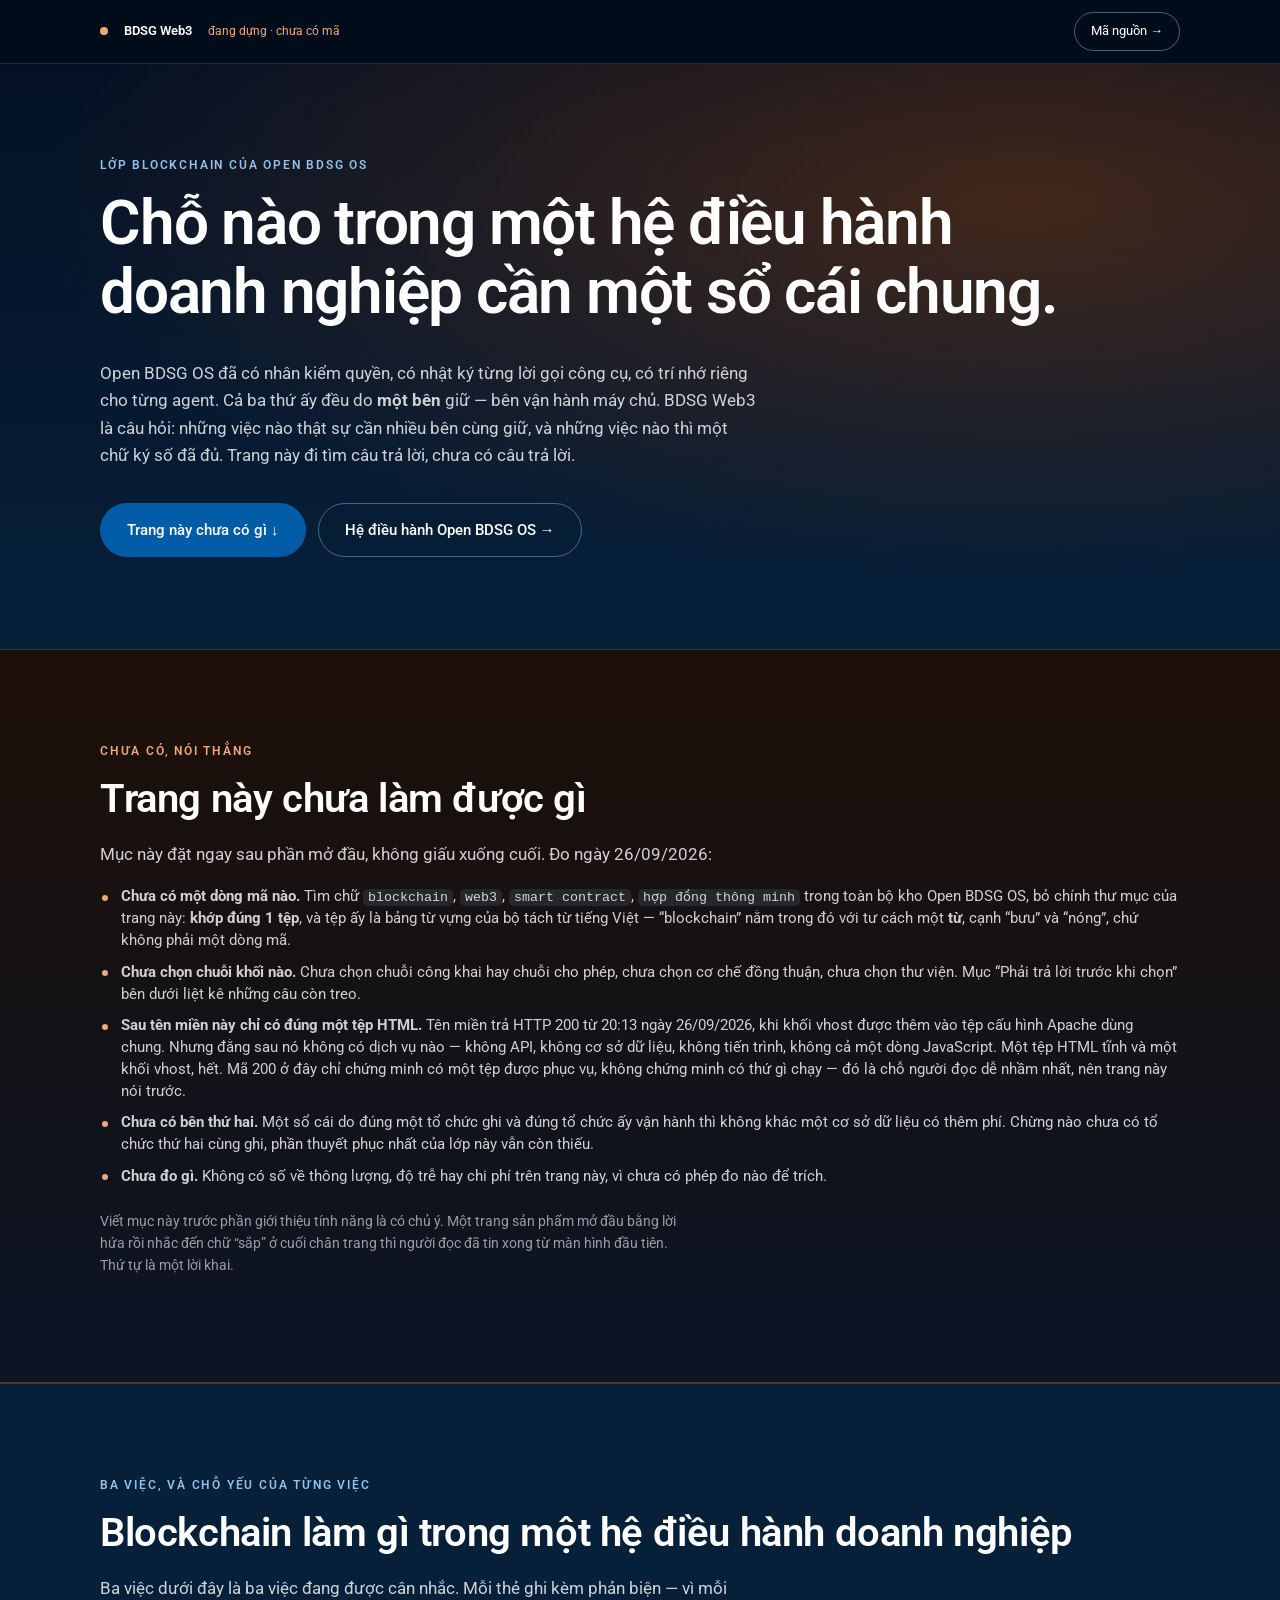
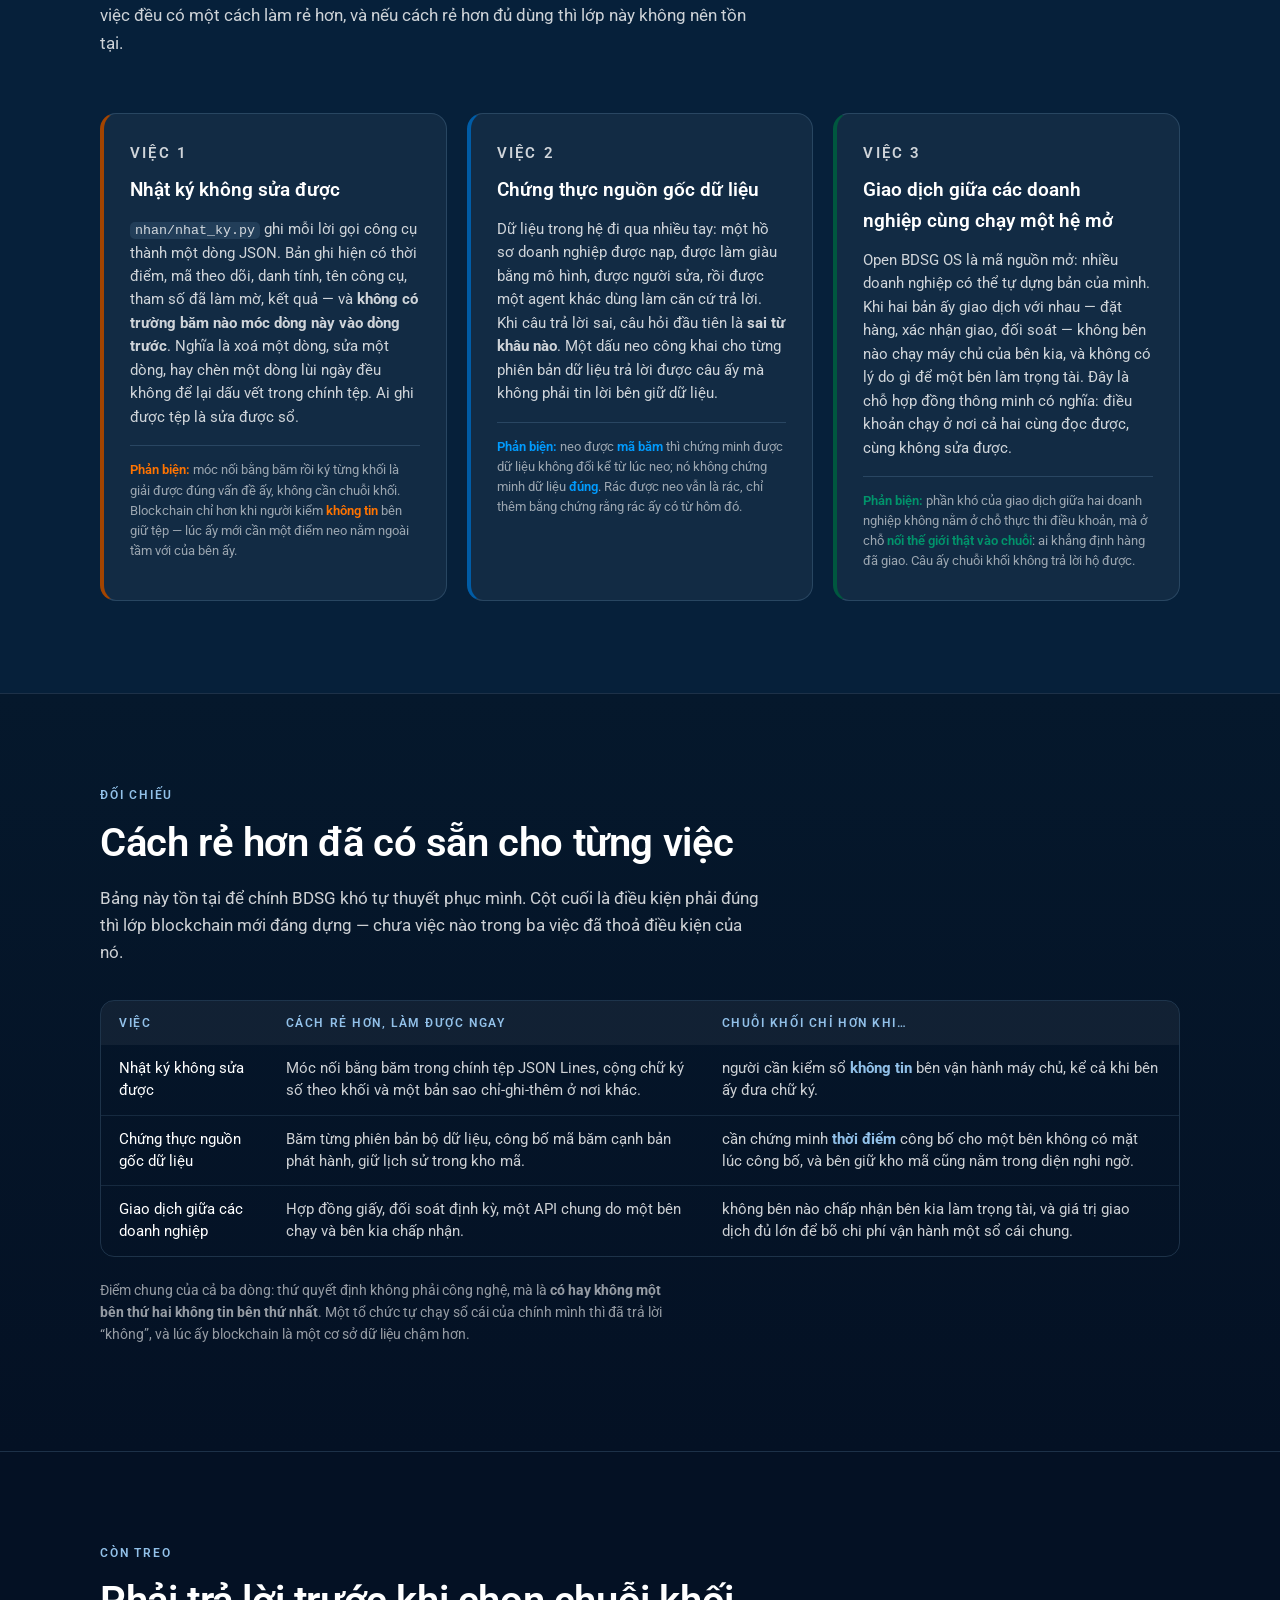
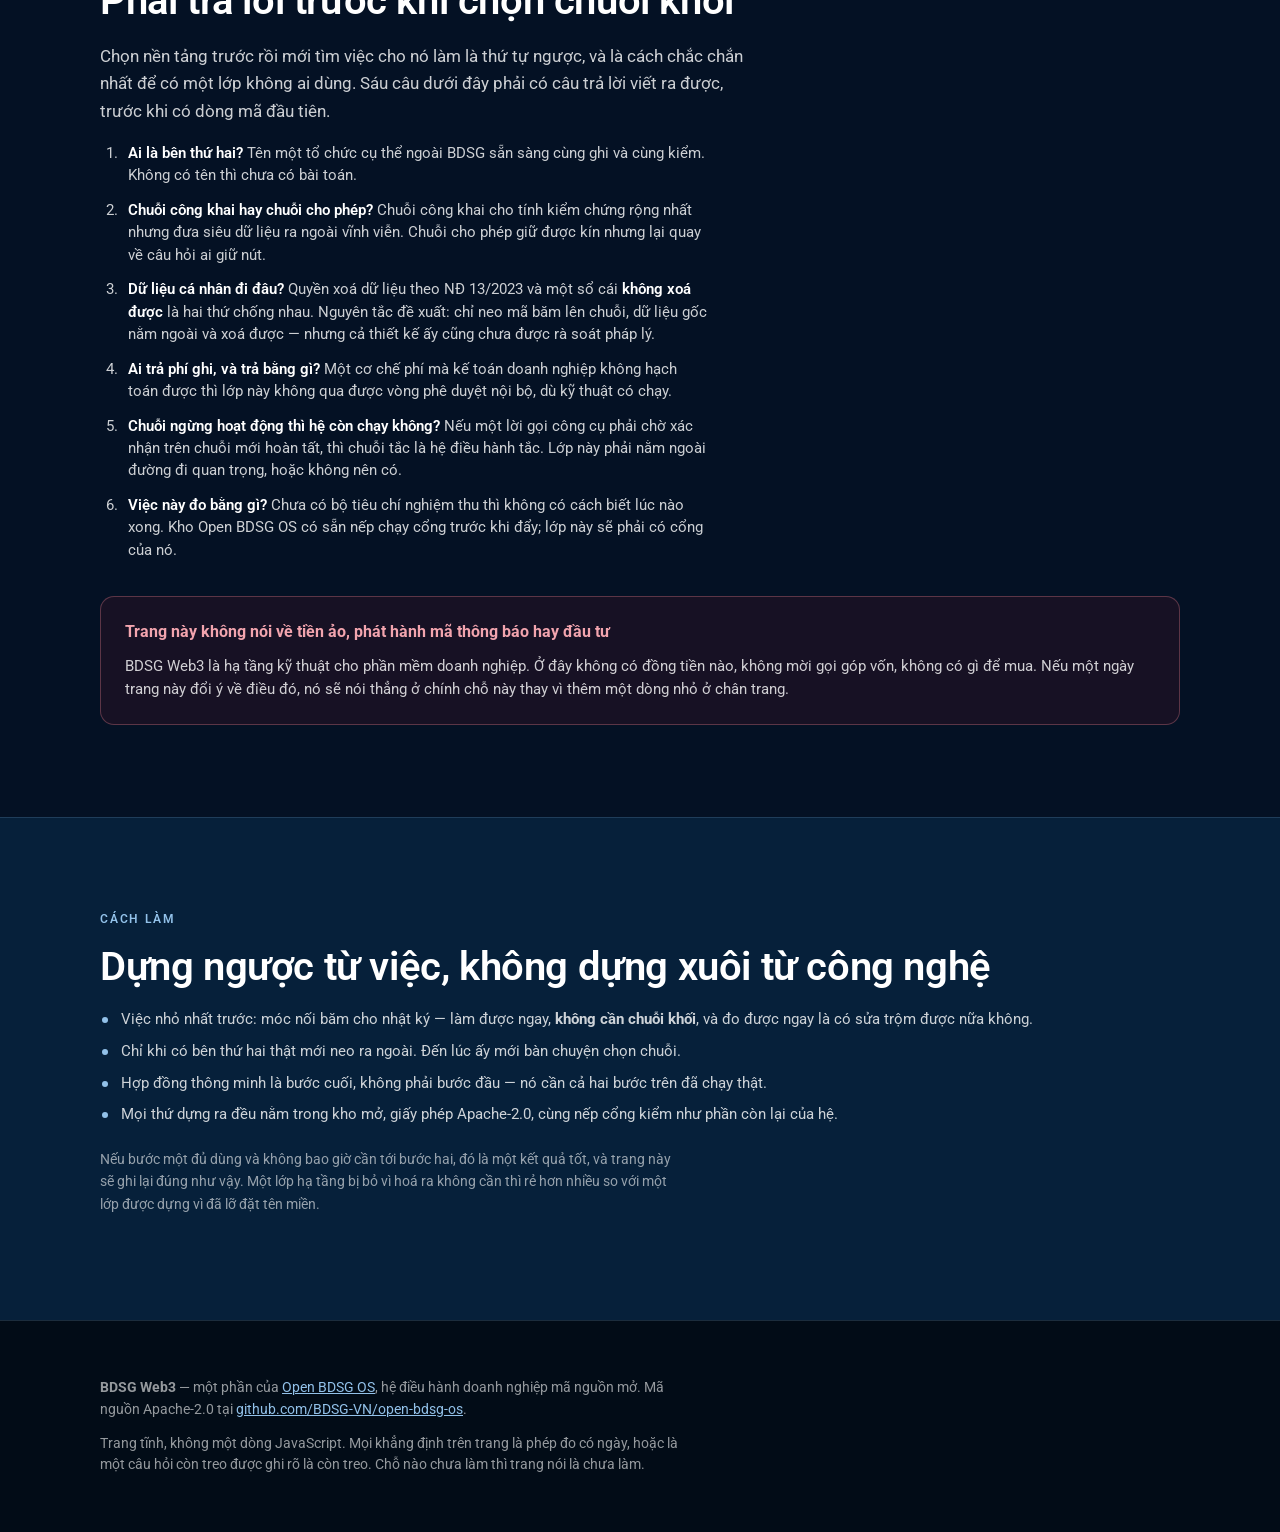
<file: trang-web3/index.html>
<!doctype html>
<html lang="vi">
<head>
<meta charset="utf-8">
<meta name="viewport" content="width=device-width, initial-scale=1, viewport-fit=cover">
<title>BDSG Web3</title>
<meta name="description" content="Lớp blockchain của Open BDSG OS. Đang dựng: tên miền đã trỏ, chưa có mã, chưa chọn chuỗi khối. Trang này nói thẳng trạng thái đó thay vì hứa trước.">
<link rel="canonical" href="https://web3.bdsg.vn/">
<meta property="og:title" content="BDSG Web3 — lớp blockchain của Open BDSG OS">
<meta property="og:description" content="Đang dựng. Chưa có mã, chưa chọn chuỗi khối. Trang này nói rõ blockchain làm được gì trong một hệ điều hành doanh nghiệp, và chỗ nào nó chưa đáng dùng.">
<meta property="og:url" content="https://web3.bdsg.vn/">
<link rel="preconnect" href="https://fonts.googleapis.com">
<link rel="preconnect" href="https://fonts.gstatic.com" crossorigin>
<link rel="stylesheet" href="https://fonts.googleapis.com/css2?family=Roboto:wght@300;400;500;600;700&display=swap">
<style>
:root{
  --muc:#041124; --muc2:#06203a; --muc3:#07213c;
  --lam:#005CA6; --lam-sang:#92c1e9; --lam-hon:#3fa0e8;
  --luc:#00573f; --luc-sang:#7fe3b0; --cam:#a34400; --cam-sang:#f0a878; --do:#A6192E;
  --chu:#ffffff; --chu-mo:rgba(255,255,255,.80); --chu-mo2:rgba(255,255,255,.58);
  --vien:rgba(146,193,233,.18);
  --k3:22px; --k4:34px; --k5:56px; --k6:92px;
}
*{box-sizing:border-box}
body{margin:0;background:var(--muc);color:var(--chu);
  font-family:Roboto,-apple-system,BlinkMacSystemFont,"Segoe UI",Helvetica,Arial,sans-serif;
  font-size:16px;line-height:1.6;-webkit-font-smoothing:antialiased}
.khung{width:100%;max-width:1120px;margin:0 auto;padding-left:20px;padding-right:20px}
a{color:var(--lam-sang)}
h1,h2,h3{text-wrap:balance;margin:0}
code{font-family:ui-monospace,SFMono-Regular,Menlo,Consolas,monospace;font-size:.92em;
  padding:1px 5px;border-radius:5px;background:rgba(146,193,233,.12)}
.nhan{margin:0 0 14px;font-size:12px;font-weight:600;letter-spacing:.15em;
  text-transform:uppercase;color:var(--lam-sang)}
.lede{max-width:66ch;color:var(--chu-mo);font-size:17px}
.ghi{max-width:72ch;color:var(--chu-mo2);font-size:13.5px;line-height:1.65;margin-top:var(--k3)}

/* thanh đầu */
header.thanh{position:sticky;top:env(safe-area-inset-top,0px);z-index:20;
  background:rgba(2,12,26,.88);backdrop-filter:saturate(1.2) blur(8px);
  border-bottom:1px solid var(--vien)}
.thanh .in{display:flex;align-items:center;gap:16px;flex-wrap:wrap;
  padding-top:12px;padding-bottom:12px;font-size:13px}
.cham{width:8px;height:8px;border-radius:50%;background:var(--cam-sang);flex:none}
.thanh b{font-weight:600}
.thanh em{font-style:normal;color:var(--cam-sang);font-size:12px}
.thanh .nut{margin-left:auto;padding:8px 16px;border-radius:999px;
  border:1px solid rgba(146,193,233,.45);text-decoration:none;color:#fff;font-size:13px}
.thanh .nut:hover{background:rgba(146,193,233,.14)}

/* mở đầu */
.hero{padding:var(--k6) 0;background:
  radial-gradient(120% 100% at 80% 24%,rgba(163,68,0,.38),transparent 64%),
  linear-gradient(180deg,#041124,#06203a)}
.hero h1{font-size:clamp(2.1rem,5.6vw,3.9rem);font-weight:600;letter-spacing:-.02em;line-height:1.1}
.hero .lede{margin-top:var(--k4)}
.nut-hang{display:flex;flex-wrap:wrap;gap:12px;margin-top:var(--k4)}
.nut-chinh,.nut-vien{display:inline-flex;align-items:center;gap:9px;padding:14px 26px;
  border-radius:999px;text-decoration:none;font-size:15px;font-weight:500;border:1.5px solid transparent}
.nut-chinh{background:var(--lam);color:#fff}
.nut-chinh:hover{background:#0069bd}
.nut-vien{border-color:rgba(146,193,233,.45);color:#fff}
.nut-vien:hover{background:rgba(146,193,233,.14)}

/* khối */
/* Neo #hash: thanh dau la sticky, do that cao 101px o be ngang 400px (no xuong
   2 dong). Khong chua cho thi bam "Trang nay chua co gi" se day nhan va dinh
   h2 xuong duoi thanh. 116px > 101px do duoc. */
section[id]{scroll-margin-top:116px}
section.khoi{padding:var(--k6) 0;border-top:1px solid var(--vien)}
.khoi--sang{background:var(--muc2)}
.khoi--toi{background:linear-gradient(180deg,#05182c,#041124)}
.khoi--trong{background:linear-gradient(180deg,#1d0f06,#0b1526);
  border-top:1px solid rgba(240,168,120,.28);border-bottom:1px solid rgba(240,168,120,.28)}
h2{font-size:clamp(1.6rem,3.4vw,2.5rem);font-weight:600;letter-spacing:-.01em;
  line-height:1.2;margin-bottom:18px}

/* thẻ */
.the-luoi{display:grid;grid-template-columns:repeat(auto-fit,minmax(min(300px,100%),1fr));
  gap:20px;margin-top:var(--k5)}
.the{padding:28px 26px;border-radius:16px;background:rgba(255,255,255,.05);
  border:1px solid var(--vien);border-left:4px solid var(--m,var(--lam))}
.the h3{font-size:1.2rem;font-weight:600;margin:10px 0 0}
.the p{margin:12px 0 0;font-size:14.5px;line-height:1.62;color:var(--chu-mo)}
.the .do{margin-top:16px;padding-top:14px;border-top:1px solid var(--vien);
  font-size:13px;line-height:1.55;color:var(--chu-mo2)}
.the .do b{color:var(--m,var(--lam-sang));filter:brightness(1.7);font-weight:600}

/* bảng */
.bang{margin-top:var(--k4);overflow-x:auto;border:1px solid var(--vien);border-radius:14px}
table{width:100%;border-collapse:collapse;font-size:14.5px;min-width:640px}
th,td{padding:13px 18px;text-align:left;vertical-align:top;line-height:1.5}
thead th{font-size:12px;font-weight:600;letter-spacing:.13em;text-transform:uppercase;
  color:var(--lam-sang);background:rgba(255,255,255,.05)}
tbody tr+tr{border-top:1px solid rgba(146,193,233,.12)}
tbody td:first-child{color:#fff}
tbody td{color:var(--chu-mo)}
td b{color:var(--lam-sang)}

/* cảnh báo */
.canh{margin-top:var(--k4);padding:22px 24px;border-radius:14px;
  background:rgba(166,25,46,.12);border:1px solid rgba(224,123,138,.34)}
.canh b{color:#f2a4ae}
.canh p{margin:10px 0 0;font-size:14.5px;line-height:1.62;color:var(--chu-mo)}

/* danh sách */
ul.y{margin:18px 0 0;padding:0;list-style:none;display:grid;gap:10px;
  font-size:14.5px;line-height:1.5;color:var(--chu-mo)}
ul.y li{position:relative;padding-left:21px}
ul.y li::before{content:"";position:absolute;left:2px;top:.56em;width:6px;height:6px;
  border-radius:50%;background:var(--lam-sang)}
ul.y.cam li::before{background:var(--cam-sang)}
ol.so-thu-tu{margin:18px 0 0;padding-left:22px;display:grid;gap:12px;
  font-size:14.5px;line-height:1.55;color:var(--chu-mo);max-width:76ch}
ol.so-thu-tu li{padding-left:6px}
ol.so-thu-tu b{color:#fff;font-weight:600}

footer{padding:var(--k5) 0;border-top:1px solid var(--vien);background:#020c17}
footer p{margin:0;font-size:13.5px;color:var(--chu-mo2);max-width:74ch}
footer p+p{margin-top:12px}
@media (max-width:760px){:root{--k5:40px;--k6:58px}}
</style>
</head>
<body>

<header class="thanh">
  <div class="in khung">
    <i class="cham" aria-hidden="true"></i>
    <b>BDSG Web3</b>
    <em>đang dựng · chưa có mã</em>
    <a class="nut" href="https://github.com/BDSG-VN/open-bdsg-os" target="_blank" rel="noopener noreferrer">Mã nguồn →</a>
  </div>
</header>

<section class="hero">
  <div class="khung">
    <p class="nhan">Lớp blockchain của Open BDSG OS</p>
    <h1>Chỗ nào trong một hệ điều hành<br>doanh nghiệp cần một sổ cái chung.</h1>
    <p class="lede">Open BDSG OS đã có nhân kiểm quyền, có nhật ký từng lời gọi công cụ, có trí nhớ riêng cho từng agent. Cả ba thứ ấy đều do <b>một bên</b> giữ — bên vận hành máy chủ. BDSG Web3 là câu hỏi: những việc nào thật sự cần nhiều bên cùng giữ, và những việc nào thì một chữ ký số đã đủ. Trang này đi tìm câu trả lời, chưa có câu trả lời.</p>
    <div class="nut-hang">
      <a class="nut-chinh" href="#chua-co-gi">Trang này chưa có gì ↓</a>
      <a class="nut-vien" href="https://bdsg.vn/open-bdsg-os">Hệ điều hành Open BDSG OS →</a>
    </div>
  </div>
</section>

<section class="khoi khoi--trong" id="chua-co-gi">
  <div class="khung">
    <p class="nhan" style="color:var(--cam-sang)">Chưa có, nói thẳng</p>
    <h2>Trang này chưa làm được gì</h2>
    <p class="lede">Mục này đặt ngay sau phần mở đầu, không giấu xuống cuối. Đo ngày 26/09/2026:</p>
    <ul class="y cam">
      <li><b>Chưa có một dòng mã nào.</b> Tìm chữ <code>blockchain</code>, <code>web3</code>, <code>smart contract</code>, <code>hợp đồng thông minh</code> trong toàn bộ kho Open BDSG OS, bỏ chính thư mục của trang này: <b>khớp đúng 1 tệp</b>, và tệp ấy là bảng từ vựng của bộ tách từ tiếng Việt — “blockchain” nằm trong đó với tư cách một <b>từ</b>, cạnh “bưu” và “nóng”, chứ không phải một dòng mã.</li>
      <li><b>Chưa chọn chuỗi khối nào.</b> Chưa chọn chuỗi công khai hay chuỗi cho phép, chưa chọn cơ chế đồng thuận, chưa chọn thư viện. Mục “Phải trả lời trước khi chọn” bên dưới liệt kê những câu còn treo.</li>
      <li><b>Sau tên miền này chỉ có đúng một tệp HTML.</b> Tên miền trả HTTP 200 từ 20:13 ngày 26/09/2026, khi khối vhost được thêm vào tệp cấu hình Apache dùng chung. Nhưng đằng sau nó không có dịch vụ nào — không API, không cơ sở dữ liệu, không tiến trình, không cả một dòng JavaScript. Một tệp HTML tĩnh và một khối vhost, hết. Mã 200 ở đây chỉ chứng minh có một tệp được phục vụ, không chứng minh có thứ gì chạy — đó là chỗ người đọc dễ nhầm nhất, nên trang này nói trước.</li>
      <li><b>Chưa có bên thứ hai.</b> Một sổ cái do đúng một tổ chức ghi và đúng tổ chức ấy vận hành thì không khác một cơ sở dữ liệu có thêm phí. Chừng nào chưa có tổ chức thứ hai cùng ghi, phần thuyết phục nhất của lớp này vẫn còn thiếu.</li>
      <li><b>Chưa đo gì.</b> Không có số về thông lượng, độ trễ hay chi phí trên trang này, vì chưa có phép đo nào để trích.</li>
    </ul>
    <p class="ghi">Viết mục này trước phần giới thiệu tính năng là có chủ ý. Một trang sản phẩm mở đầu bằng lời hứa rồi nhắc đến chữ “sắp” ở cuối chân trang thì người đọc đã tin xong từ màn hình đầu tiên. Thứ tự là một lời khai.</p>
  </div>
</section>

<section class="khoi khoi--sang">
  <div class="khung">
    <p class="nhan">Ba việc, và chỗ yếu của từng việc</p>
    <h2>Blockchain làm gì trong một hệ điều hành doanh nghiệp</h2>
    <p class="lede">Ba việc dưới đây là ba việc đang được cân nhắc. Mỗi thẻ ghi kèm phản biện — vì mỗi việc đều có một cách làm rẻ hơn, và nếu cách rẻ hơn đủ dùng thì lớp này không nên tồn tại.</p>
    <div class="the-luoi">
      <article class="the" style="--m:#a34400">
        <p class="nhan" style="margin:0">Việc 1</p>
        <h3>Nhật ký không sửa được</h3>
        <p><code>nhan/nhat_ky.py</code> ghi mỗi lời gọi công cụ thành một dòng JSON. Bản ghi hiện có thời điểm, mã theo dõi, danh tính, tên công cụ, tham số đã làm mờ, kết quả — và <b>không có trường băm nào móc dòng này vào dòng trước</b>. Nghĩa là xoá một dòng, sửa một dòng, hay chèn một dòng lùi ngày đều không để lại dấu vết trong chính tệp. Ai ghi được tệp là sửa được sổ.</p>
        <p class="do"><b>Phản biện:</b> móc nối bằng băm rồi ký từng khối là giải được đúng vấn đề ấy, không cần chuỗi khối. Blockchain chỉ hơn khi người kiểm <b>không tin</b> bên giữ tệp — lúc ấy mới cần một điểm neo nằm ngoài tầm với của bên ấy.</p>
      </article>
      <article class="the" style="--m:#005CA6">
        <p class="nhan" style="margin:0">Việc 2</p>
        <h3>Chứng thực nguồn gốc dữ liệu</h3>
        <p>Dữ liệu trong hệ đi qua nhiều tay: một hồ sơ doanh nghiệp được nạp, được làm giàu bằng mô hình, được người sửa, rồi được một agent khác dùng làm căn cứ trả lời. Khi câu trả lời sai, câu hỏi đầu tiên là <b>sai từ khâu nào</b>. Một dấu neo công khai cho từng phiên bản dữ liệu trả lời được câu ấy mà không phải tin lời bên giữ dữ liệu.</p>
        <p class="do"><b>Phản biện:</b> neo được <b>mã băm</b> thì chứng minh được dữ liệu không đổi kể từ lúc neo; nó không chứng minh dữ liệu <b>đúng</b>. Rác được neo vẫn là rác, chỉ thêm bằng chứng rằng rác ấy có từ hôm đó.</p>
      </article>
      <article class="the" style="--m:#00573f">
        <p class="nhan" style="margin:0">Việc 3</p>
        <h3>Giao dịch giữa các doanh nghiệp cùng chạy một hệ mở</h3>
        <p>Open BDSG OS là mã nguồn mở: nhiều doanh nghiệp có thể tự dựng bản của mình. Khi hai bản ấy giao dịch với nhau — đặt hàng, xác nhận giao, đối soát — không bên nào chạy máy chủ của bên kia, và không có lý do gì để một bên làm trọng tài. Đây là chỗ hợp đồng thông minh có nghĩa: điều khoản chạy ở nơi cả hai cùng đọc được, cùng không sửa được.</p>
        <p class="do"><b>Phản biện:</b> phần khó của giao dịch giữa hai doanh nghiệp không nằm ở chỗ thực thi điều khoản, mà ở chỗ <b>nối thế giới thật vào chuỗi</b>: ai khẳng định hàng đã giao. Câu ấy chuỗi khối không trả lời hộ được.</p>
      </article>
    </div>
  </div>
</section>

<section class="khoi khoi--toi">
  <div class="khung">
    <p class="nhan">Đối chiếu</p>
    <h2>Cách rẻ hơn đã có sẵn cho từng việc</h2>
    <p class="lede">Bảng này tồn tại để chính BDSG khó tự thuyết phục mình. Cột cuối là điều kiện phải đúng thì lớp blockchain mới đáng dựng — chưa việc nào trong ba việc đã thoả điều kiện của nó.</p>
    <div class="bang">
      <table>
        <thead><tr><th>Việc</th><th>Cách rẻ hơn, làm được ngay</th><th>Chuỗi khối chỉ hơn khi…</th></tr></thead>
        <tbody>
          <tr>
            <td>Nhật ký không sửa được</td>
            <td>Móc nối bằng băm trong chính tệp JSON Lines, cộng chữ ký số theo khối và một bản sao chỉ-ghi-thêm ở nơi khác.</td>
            <td>người cần kiểm sổ <b>không tin</b> bên vận hành máy chủ, kể cả khi bên ấy đưa chữ ký.</td>
          </tr>
          <tr>
            <td>Chứng thực nguồn gốc dữ liệu</td>
            <td>Băm từng phiên bản bộ dữ liệu, công bố mã băm cạnh bản phát hành, giữ lịch sử trong kho mã.</td>
            <td>cần chứng minh <b>thời điểm</b> công bố cho một bên không có mặt lúc công bố, và bên giữ kho mã cũng nằm trong diện nghi ngờ.</td>
          </tr>
          <tr>
            <td>Giao dịch giữa các doanh nghiệp</td>
            <td>Hợp đồng giấy, đối soát định kỳ, một API chung do một bên chạy và bên kia chấp nhận.</td>
            <td>không bên nào chấp nhận bên kia làm trọng tài, và giá trị giao dịch đủ lớn để bõ chi phí vận hành một sổ cái chung.</td>
          </tr>
        </tbody>
      </table>
    </div>
    <p class="ghi">Điểm chung của cả ba dòng: thứ quyết định không phải công nghệ, mà là <b>có hay không một bên thứ hai không tin bên thứ nhất</b>. Một tổ chức tự chạy sổ cái của chính mình thì đã trả lời “không”, và lúc ấy blockchain là một cơ sở dữ liệu chậm hơn.</p>
  </div>
</section>

<section class="khoi">
  <div class="khung">
    <p class="nhan">Còn treo</p>
    <h2>Phải trả lời trước khi chọn chuỗi khối</h2>
    <p class="lede">Chọn nền tảng trước rồi mới tìm việc cho nó làm là thứ tự ngược, và là cách chắc chắn nhất để có một lớp không ai dùng. Sáu câu dưới đây phải có câu trả lời viết ra được, trước khi có dòng mã đầu tiên.</p>
    <ol class="so-thu-tu">
      <li><b>Ai là bên thứ hai?</b> Tên một tổ chức cụ thể ngoài BDSG sẵn sàng cùng ghi và cùng kiểm. Không có tên thì chưa có bài toán.</li>
      <li><b>Chuỗi công khai hay chuỗi cho phép?</b> Chuỗi công khai cho tính kiểm chứng rộng nhất nhưng đưa siêu dữ liệu ra ngoài vĩnh viễn. Chuỗi cho phép giữ được kín nhưng lại quay về câu hỏi ai giữ nút.</li>
      <li><b>Dữ liệu cá nhân đi đâu?</b> Quyền xoá dữ liệu theo NĐ 13/2023 và một sổ cái <b>không xoá được</b> là hai thứ chống nhau. Nguyên tắc đề xuất: chỉ neo mã băm lên chuỗi, dữ liệu gốc nằm ngoài và xoá được — nhưng cả thiết kế ấy cũng chưa được rà soát pháp lý.</li>
      <li><b>Ai trả phí ghi, và trả bằng gì?</b> Một cơ chế phí mà kế toán doanh nghiệp không hạch toán được thì lớp này không qua được vòng phê duyệt nội bộ, dù kỹ thuật có chạy.</li>
      <li><b>Chuỗi ngừng hoạt động thì hệ còn chạy không?</b> Nếu một lời gọi công cụ phải chờ xác nhận trên chuỗi mới hoàn tất, thì chuỗi tắc là hệ điều hành tắc. Lớp này phải nằm ngoài đường đi quan trọng, hoặc không nên có.</li>
      <li><b>Việc này đo bằng gì?</b> Chưa có bộ tiêu chí nghiệm thu thì không có cách biết lúc nào xong. Kho Open BDSG OS có sẵn nếp chạy cổng trước khi đẩy; lớp này sẽ phải có cổng của nó.</li>
    </ol>

    <div class="canh">
      <b>Trang này không nói về tiền ảo, phát hành mã thông báo hay đầu tư</b>
      <p>BDSG Web3 là hạ tầng kỹ thuật cho phần mềm doanh nghiệp. Ở đây không có đồng tiền nào, không mời gọi góp vốn, không có gì để mua. Nếu một ngày trang này đổi ý về điều đó, nó sẽ nói thẳng ở chính chỗ này thay vì thêm một dòng nhỏ ở chân trang.</p>
    </div>
  </div>
</section>

<section class="khoi khoi--sang">
  <div class="khung">
    <p class="nhan">Cách làm</p>
    <h2>Dựng ngược từ việc, không dựng xuôi từ công nghệ</h2>
    <ul class="y">
      <li>Việc nhỏ nhất trước: móc nối băm cho nhật ký — làm được ngay, <b>không cần chuỗi khối</b>, và đo được ngay là có sửa trộm được nữa không.</li>
      <li>Chỉ khi có bên thứ hai thật mới neo ra ngoài. Đến lúc ấy mới bàn chuyện chọn chuỗi.</li>
      <li>Hợp đồng thông minh là bước cuối, không phải bước đầu — nó cần cả hai bước trên đã chạy thật.</li>
      <li>Mọi thứ dựng ra đều nằm trong kho mở, giấy phép Apache-2.0, cùng nếp cổng kiểm như phần còn lại của hệ.</li>
    </ul>
    <p class="ghi">Nếu bước một đủ dùng và không bao giờ cần tới bước hai, đó là một kết quả tốt, và trang này sẽ ghi lại đúng như vậy. Một lớp hạ tầng bị bỏ vì hoá ra không cần thì rẻ hơn nhiều so với một lớp được dựng vì đã lỡ đặt tên miền.</p>
  </div>
</section>

<footer>
  <div class="khung">
    <p><b>BDSG Web3</b> — một phần của <a href="https://bdsg.vn/open-bdsg-os">Open BDSG OS</a>, hệ điều hành doanh nghiệp mã nguồn mở. Mã nguồn Apache-2.0 tại <a href="https://github.com/BDSG-VN/open-bdsg-os" target="_blank" rel="noopener noreferrer">github.com/BDSG-VN/open-bdsg-os</a>.</p>
    <p>Trang tĩnh, không một dòng JavaScript. Mọi khẳng định trên trang là phép đo có ngày, hoặc là một câu hỏi còn treo được ghi rõ là còn treo. Chỗ nào chưa làm thì trang nói là chưa làm.</p>
  </div>
</footer>

</body>
</html>
</file>
